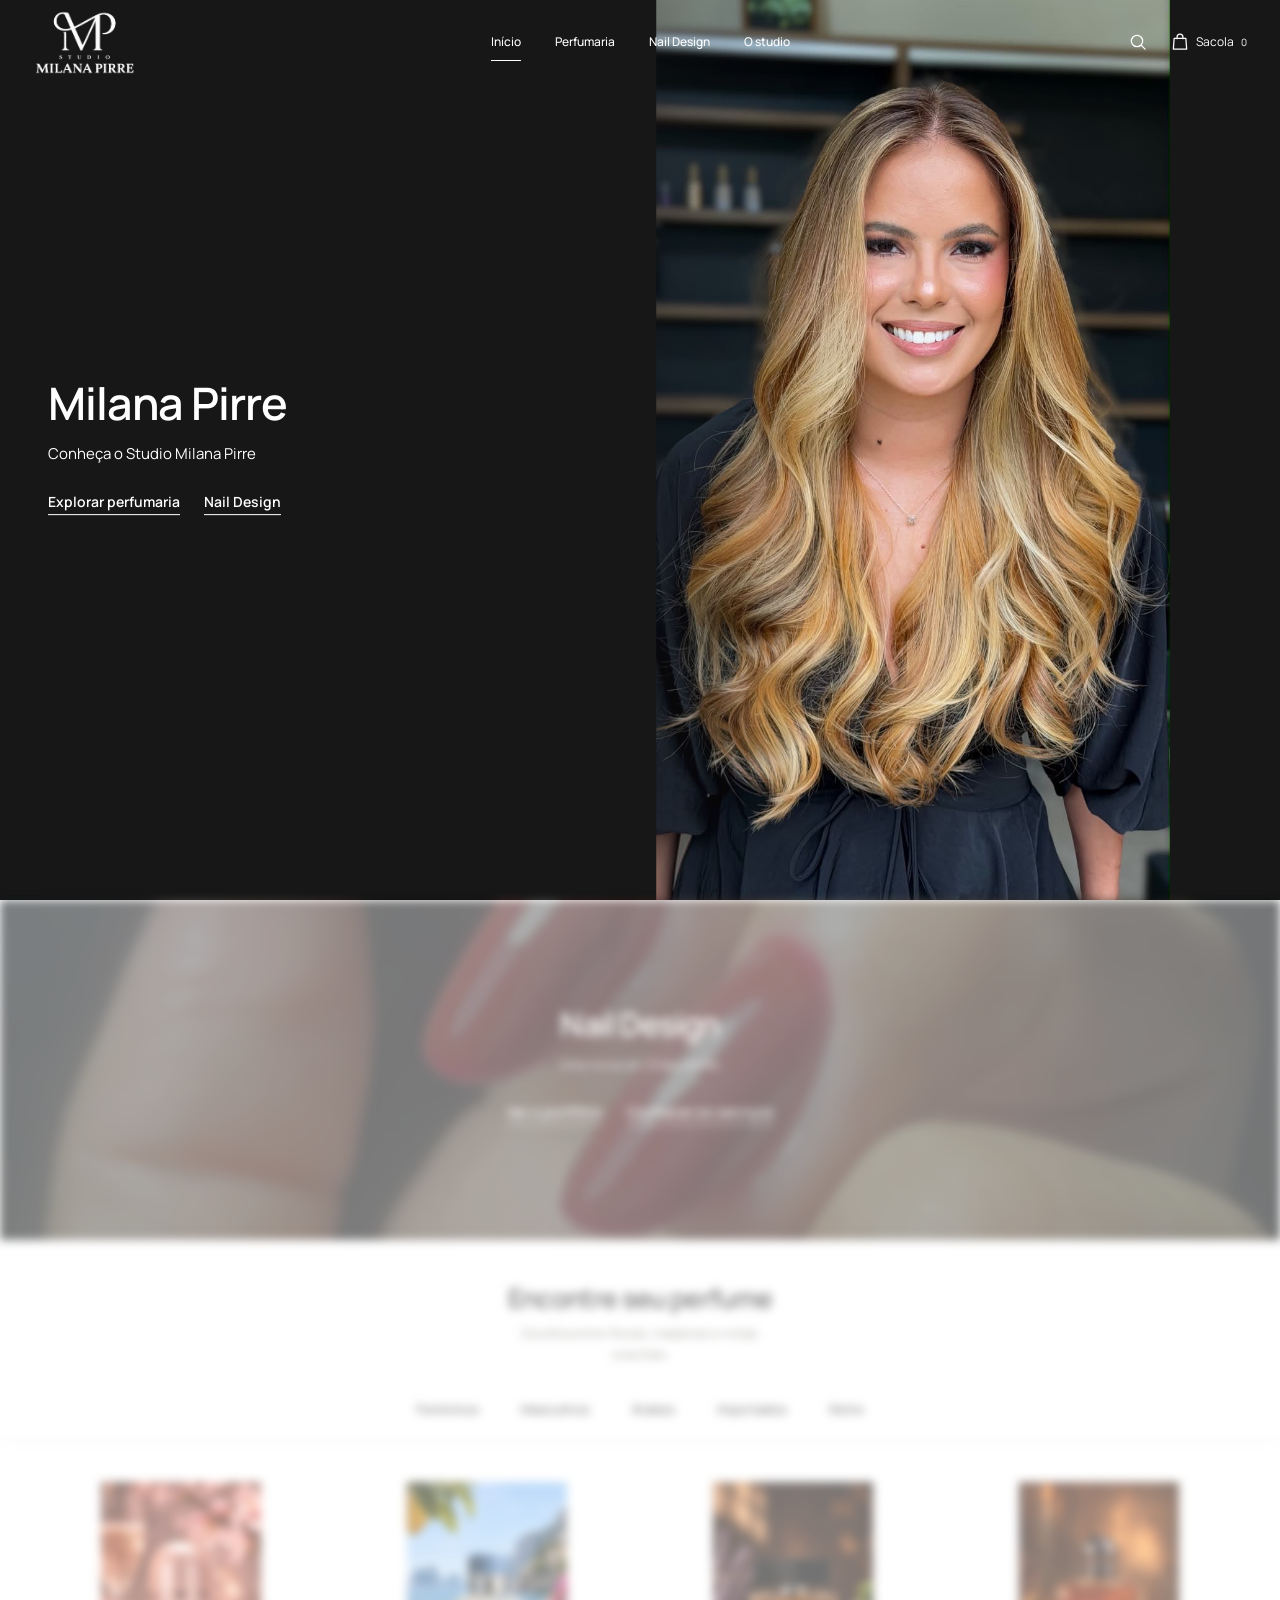
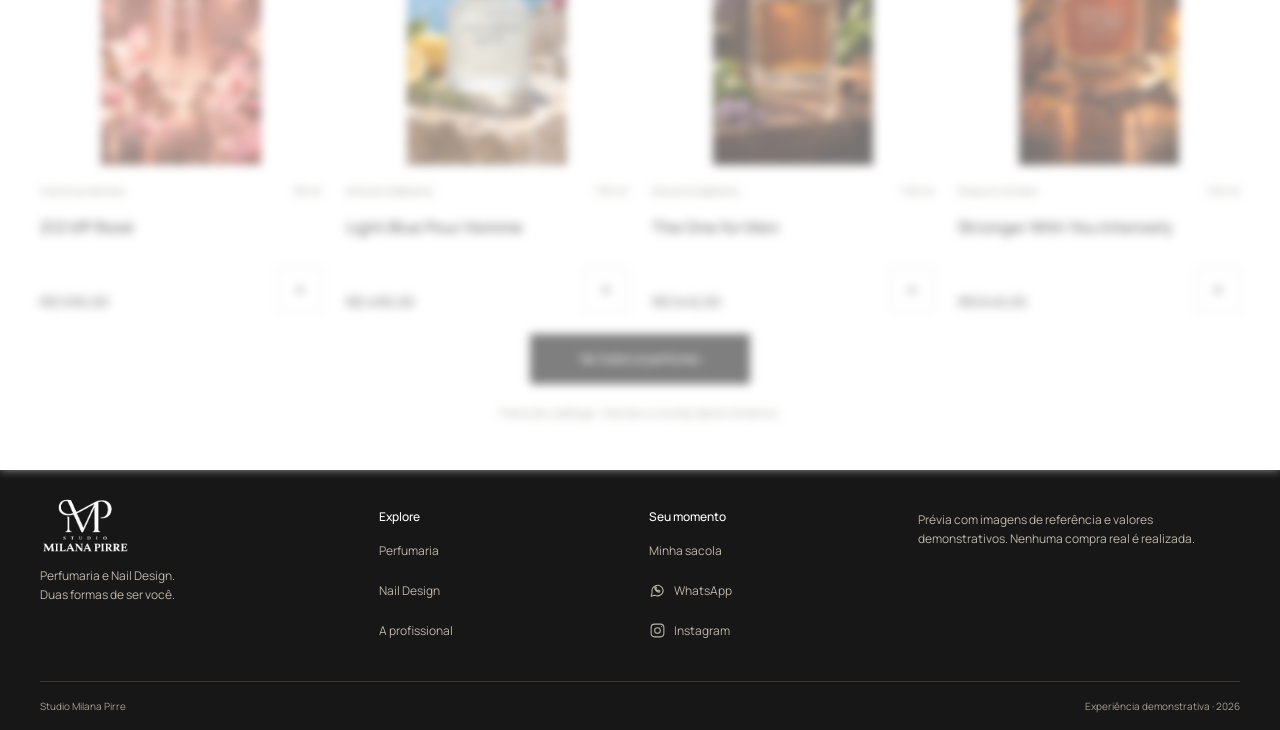
<file: index.html>
<!doctype html>
<html lang="pt-BR">
<head>
<meta charset="utf-8"><meta name="viewport" content="width=device-width,initial-scale=1"><meta name="theme-color" content="#171717"><meta name="description" content="Studio Milana Pirre. Explore a perfumaria e conheça os serviços e o portfólio de Nail Design.">
<title>Studio Milana Pirre — Perfumaria & Nail Design</title>
<link rel="icon" href="assets/images/logo.png" type="image/png"><link rel="stylesheet" href="assets/css/styles.css?v=20261125c1"><link rel="stylesheet" href="assets/css/editorial.css?v=20261125c2">
<link rel="preload" as="image" href="assets/images/milana.jpg" imagesrcset="assets/images/milana-mobile.jpeg 828w, assets/images/milana.jpg 2160w" imagesizes="(min-width:900px) 56vh, 100vw">
<script defer src="assets/js/config.js"></script><script defer src="assets/js/data.js?v=20261125c1"></script><script defer src="assets/js/app.js?v=20261125c1"></script><script defer src="assets/js/home.js?v=20261125c1"></script>
</head>
<body data-page="inicio"><div id="site-header"></div>
<main id="main">
 <section class="campaign-hero" aria-labelledby="hero-title">
  <div class="campaign-photo" id="hero-slides" aria-hidden="true">
   <div class="hero-slide is-active"><img src="assets/images/milana.jpg" srcset="assets/images/milana-mobile.jpeg 828w, assets/images/milana.jpg 2160w" sizes="(min-width:900px) 56vh, 100vw" width="2160" height="3840" alt="" fetchpriority="high"></div>
  </div>
  <div class="campaign-copy"><h1 id="hero-title">Milana Pirre</h1><p>Conheça o Studio Milana Pirre</p><div class="campaign-actions"><a class="campaign-link" href="perfumaria.html">Explorar perfumaria</a><a class="campaign-link" href="nail-design.html">Nail Design</a></div></div>
 </section>
 <div class="home-discovery">
 <section class="nail-campaign" aria-labelledby="nail-title">
  <div class="nail-campaign-inner container">
  <div class="nail-campaign-copy"><div class="nail-campaign-heading"><h2 id="nail-title">Nail Design</h2><p>Uma nova cor. O seu estilo.</p></div><div class="campaign-actions"><a class="campaign-link" href="nail-design.html#portfolio">Ver o portfólio</a><a class="campaign-link" href="nail-design.html#servicos">Conhecer os serviços</a></div></div>
  <div class="nail-campaign-photo" aria-hidden="true"><img src="assets/images/servico1.jpeg" width="1175" height="1200" alt="" loading="lazy"></div>
  </div>
 </section>
 <section class="perfume-discovery" aria-labelledby="selection-title">
  <div class="section-heading perfume-discovery-heading container"><h2 id="selection-title">Encontre seu perfume</h2><p>Escolha entre florais, madeiras e notas orientais.</p></div>
  <div class="category-strip"><nav class="category-links" aria-label="Categorias de perfumes"><a href="perfumaria.html?categoria=Femininos">Femininos</a><a href="perfumaria.html?categoria=Masculinos">Masculinos</a><a href="perfumaria.html?categoria=Árabes">Árabes</a><a href="perfumaria.html?categoria=Importados">Importados</a><a href="perfumaria.html?categoria=Nicho">Nicho</a></nav></div>
 <div class="section container selection-section">
  <div class="perfume-shelf" id="featured-products" role="region" aria-label="Seleção de perfumes; deslize para explorar" tabindex="0"></div>
  <div class="shelf-bottom"><a class="btn" href="perfumaria.html">Ver todos os perfumes</a><p class="demo-note">Prévia do catálogo. Valores e volumes demonstrativos.</p></div>
 </div>
 </section>
 </div>
</main><div id="site-footer"></div><noscript><p class="noscript-note">Ative o JavaScript para explorar a coleção, usar a sacola e visualizar o portfólio.</p></noscript></body></html>
</file>
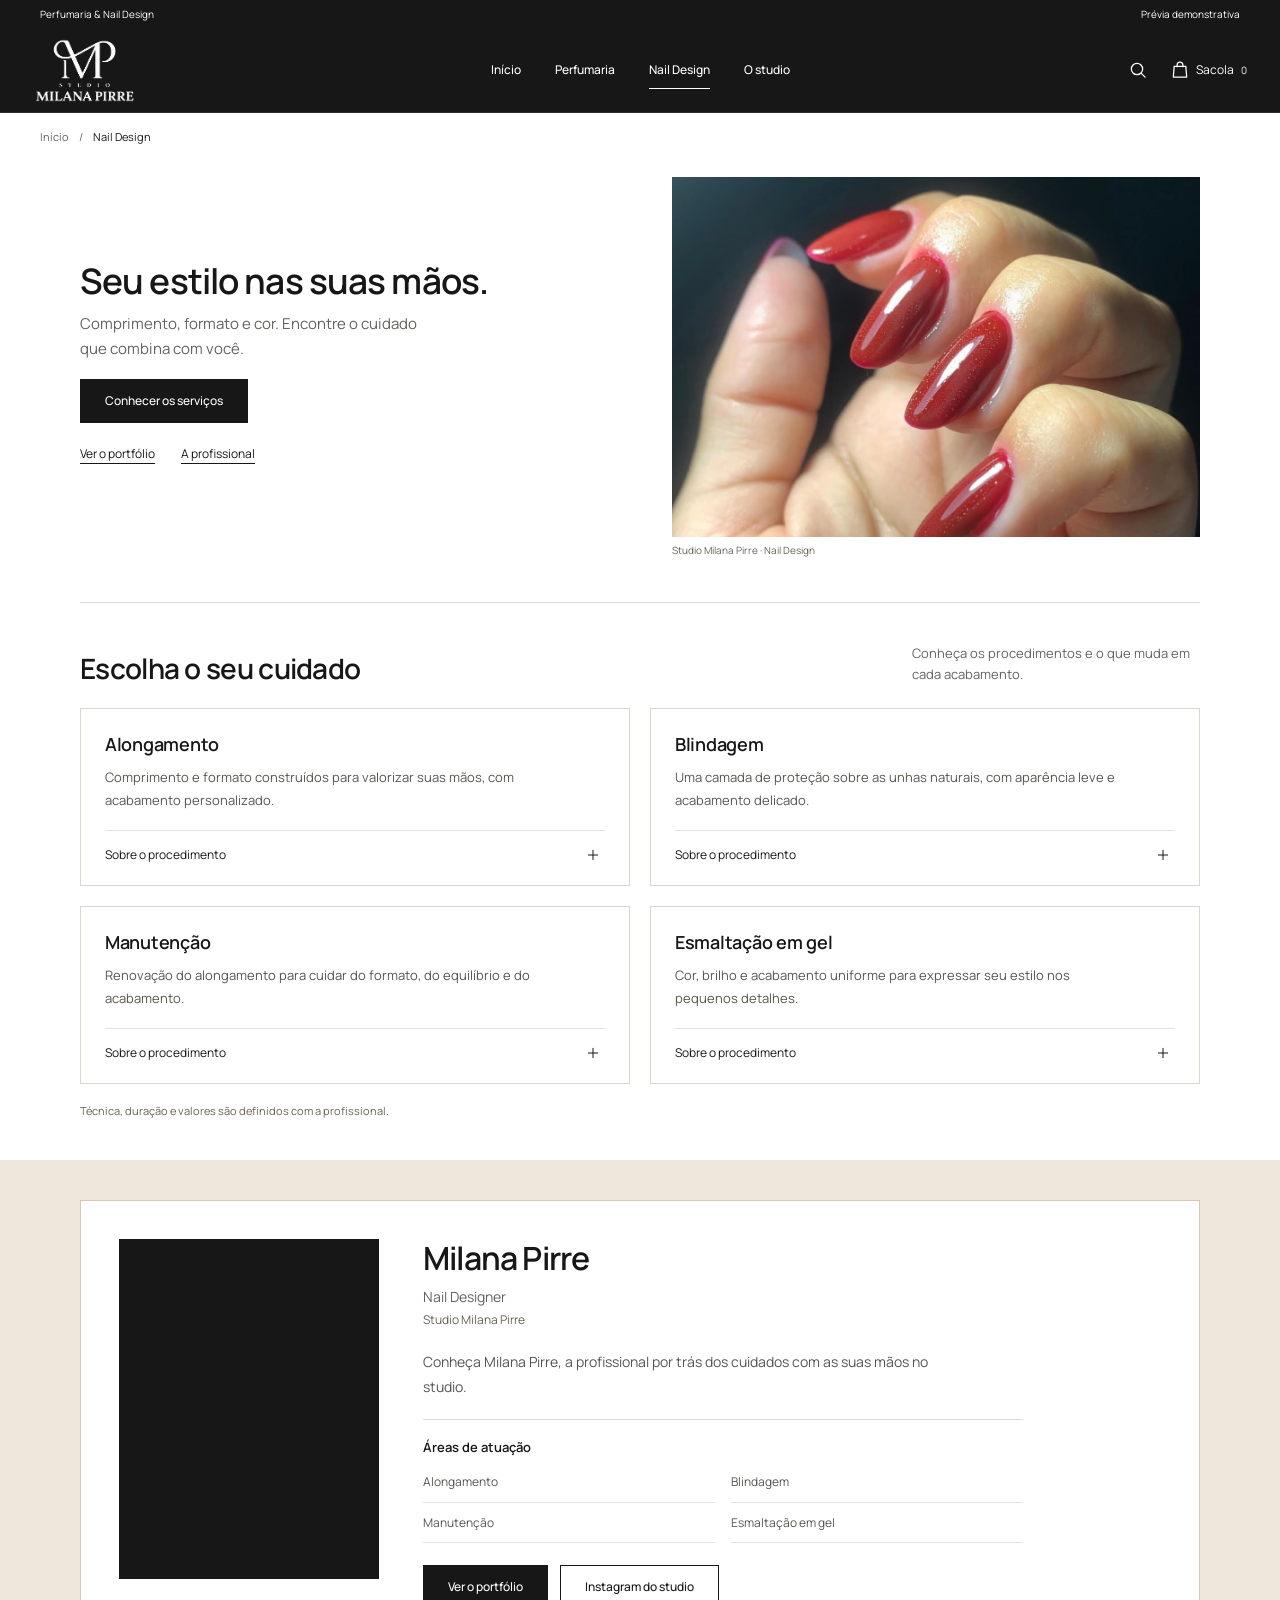
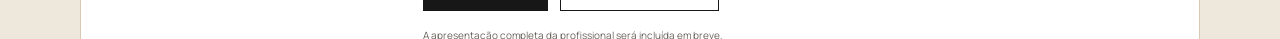
<file: agendamento.html>
<!doctype html><html lang="pt-BR"><head><meta charset="utf-8"><meta name="viewport" content="width=device-width,initial-scale=1"><meta http-equiv="refresh" content="0;url=nail-design.html#portfolio"><title>Portfólio — Studio Milana Pirre</title><link rel="canonical" href="nail-design.html"></head><body><p><a href="nail-design.html#portfolio">Conheça o portfólio de Nail Design.</a></p></body></html>
</file>
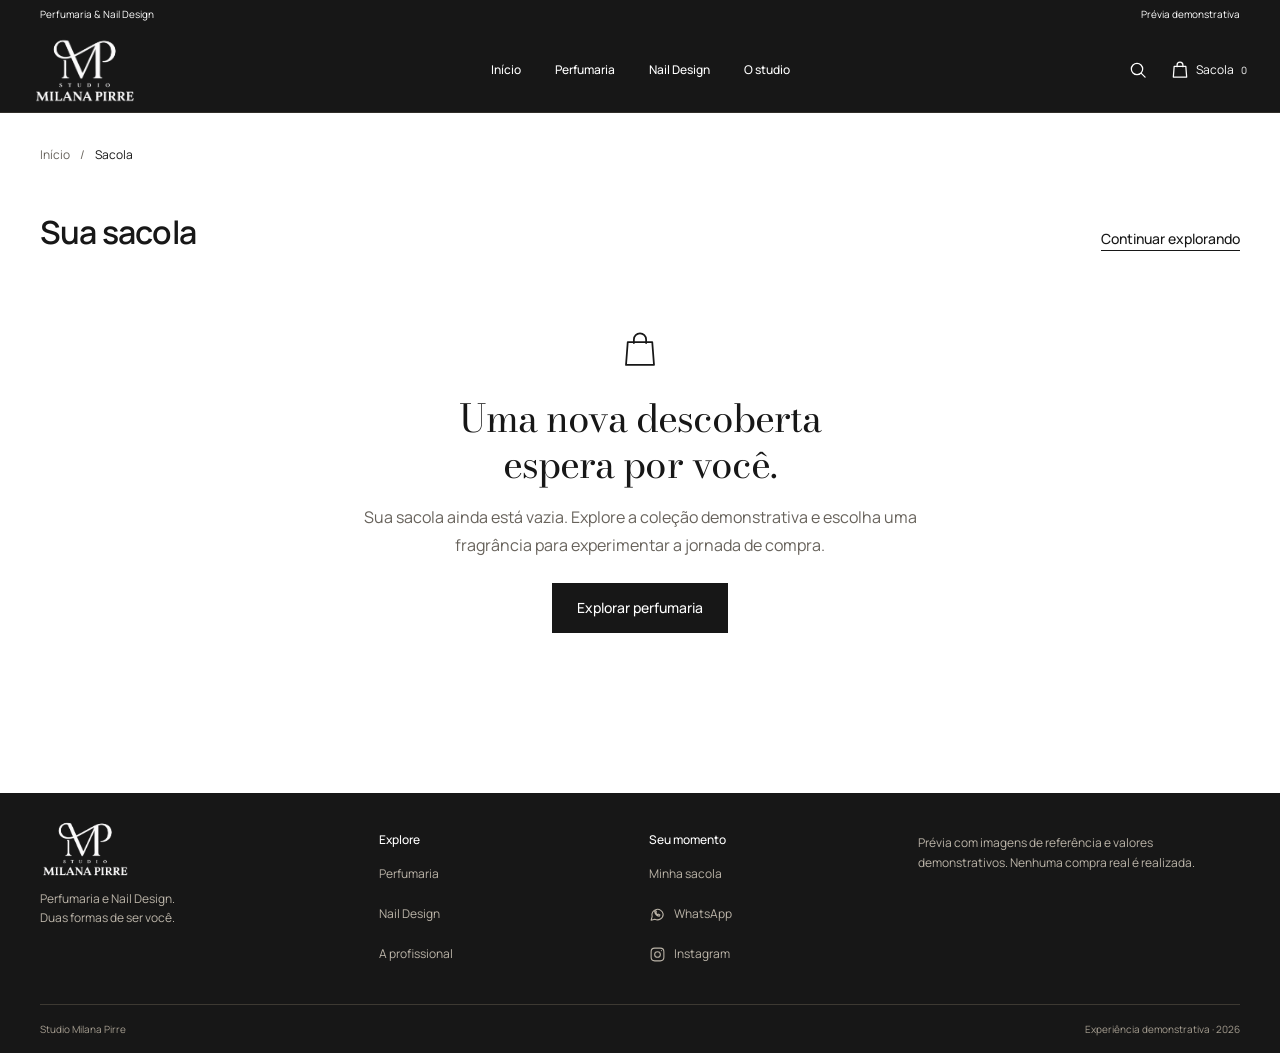
<file: carrinho.html>
<!doctype html>
<html lang="pt-BR">
<head>
  <meta charset="utf-8"><meta name="viewport" content="width=device-width, initial-scale=1"><meta name="theme-color" content="#FAF9F6">
  <meta name="description" content="Revise a seleção de perfumes na sua sacola demonstrativa do Studio Milana Pirre."><title>Sua sacola — Studio Milana Pirre</title>
  <link rel="icon" href="assets/favicon.svg" type="image/svg+xml"><link rel="stylesheet" href="assets/css/styles.css?v=20261125c1"><link rel="stylesheet" href="assets/css/commerce.css?v=20261125c1">
  <script defer src="assets/js/config.js"></script><script defer src="assets/js/data.js?v=20261125c1"></script><script defer src="assets/js/app.js?v=20261125c1"></script><script defer src="assets/js/commerce.js?v=20261125c1"></script>
</head>
<body data-page="carrinho">
  <div id="site-header"></div>
  <main id="main" class="container commerce-main"><nav class="breadcrumb" aria-label="Caminho da página"><a href="index.html">Início</a><span aria-hidden="true">/</span><span aria-current="page">Sacola</span></nav><div class="commerce-page-heading"><h1>Sua sacola</h1><a class="text-link" href="perfumaria.html">Continuar explorando</a></div><div id="cart-content"></div><noscript><p>Ative o JavaScript para revisar e editar sua sacola.</p></noscript></main>
  <div id="site-footer"></div>
</body>
</html>
</file>
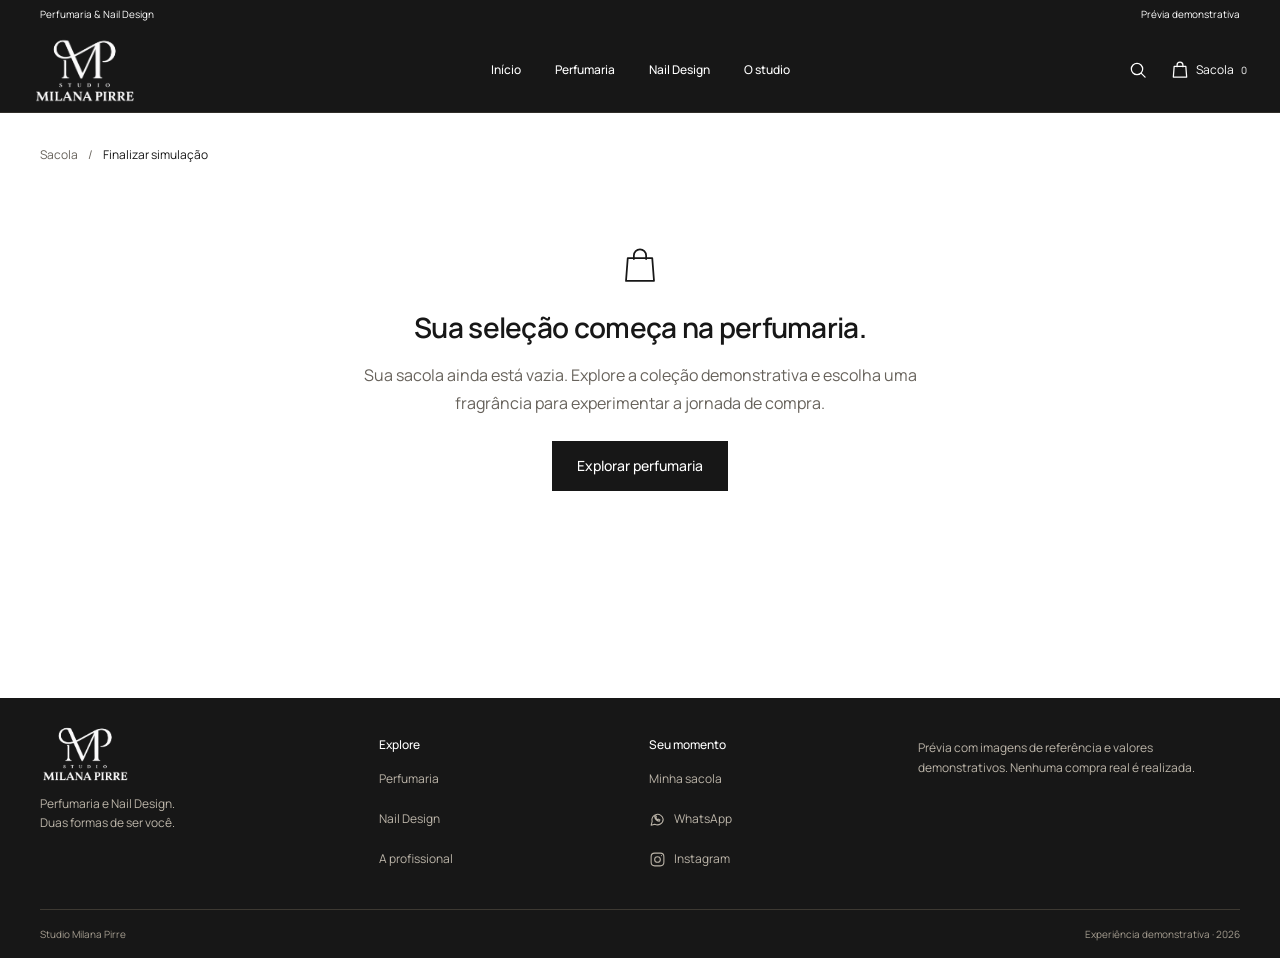
<file: checkout.html>
<!doctype html>
<html lang="pt-BR">
<head>
  <meta charset="utf-8"><meta name="viewport" content="width=device-width, initial-scale=1"><meta name="theme-color" content="#FAF9F6">
  <meta name="description" content="Experimente o checkout demonstrativo do Studio Milana Pirre, sem pagamento ou pedido real."><title>Finalizar simulação — Studio Milana Pirre</title>
  <link rel="icon" href="assets/favicon.svg" type="image/svg+xml"><link rel="stylesheet" href="assets/css/styles.css?v=20261125c1"><link rel="stylesheet" href="assets/css/commerce.css?v=20261125c1">
  <script defer src="assets/js/config.js"></script><script defer src="assets/js/data.js?v=20261125c1"></script><script defer src="assets/js/app.js?v=20261125c1"></script><script defer src="assets/js/commerce.js?v=20261125c1"></script>
</head>
<body data-page="checkout">
  <div id="site-header"></div>
  <main id="main" class="container commerce-main"><nav class="breadcrumb" aria-label="Caminho da página"><a href="carrinho.html">Sacola</a><span aria-hidden="true">/</span><span aria-current="page">Finalizar simulação</span></nav><div id="checkout-content"></div><noscript><p>Ative o JavaScript para experimentar o checkout demonstrativo.</p></noscript></main>
  <div id="site-footer"></div>
</body>
</html>
</file>
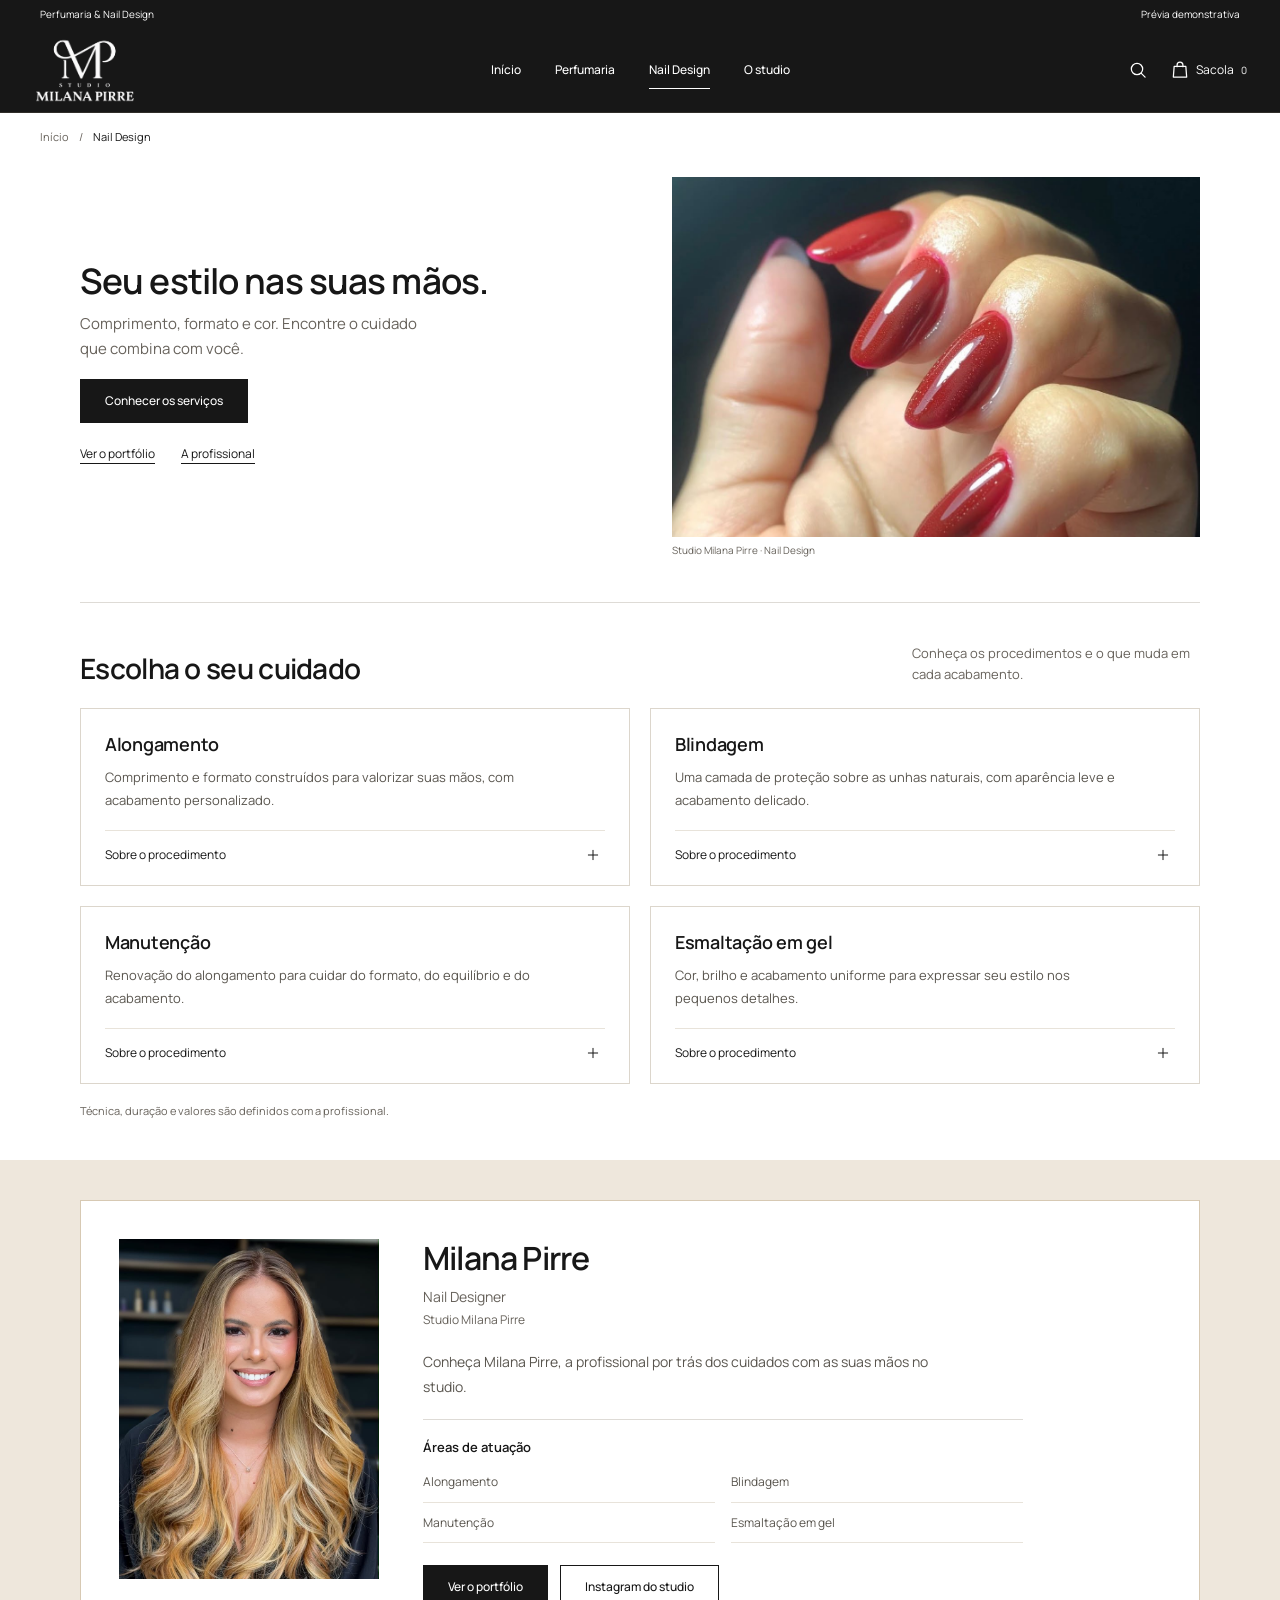
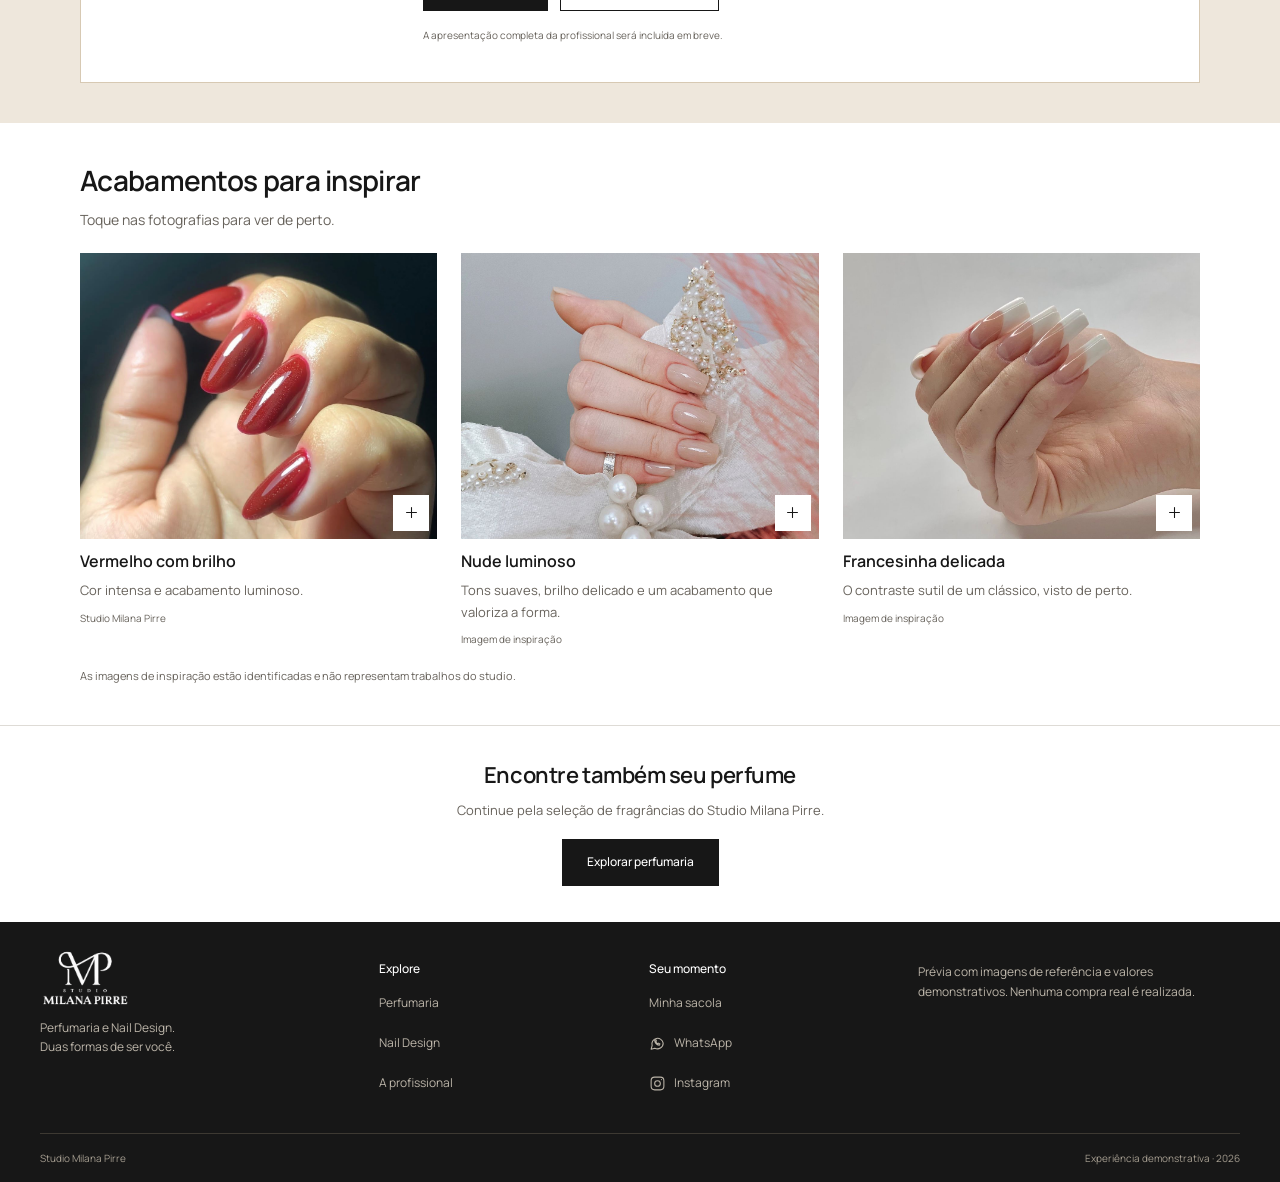
<file: nail-design.html>
<!doctype html>
<html lang="pt-BR">
<head>
  <meta charset="utf-8"><meta name="viewport" content="width=device-width,initial-scale=1">
  <meta name="theme-color" content="#171717"><meta name="description" content="Conheça os serviços, o perfil profissional e as referências de Nail Design do Studio Milana Pirre.">
  <title>Nail Design — Studio Milana Pirre</title>
  <link rel="icon" href="assets/images/logo.png"><link rel="stylesheet" href="assets/css/styles.css?v=20261125c1"><link rel="stylesheet" href="assets/css/nail-design.css?v=20261125c1">
  <script defer src="assets/js/config.js"></script><script defer src="assets/js/data.js?v=20261125c1"></script><script defer src="assets/js/app.js?v=20261125c1"></script><script defer src="assets/js/nail-design.js?v=20261125c1"></script>
</head>
<body data-page="nail-design">
<div id="site-header"></div>
<main id="main">
  <div class="container"><nav class="breadcrumb" aria-label="Caminho da página"><a href="index.html">Início</a><span aria-hidden="true">/</span><span aria-current="page">Nail Design</span></nav></div>
  <section class="nail-hero container" aria-labelledby="nail-title">
    <div class="nail-hero-copy"><h1 id="nail-title">Seu estilo nas suas mãos.</h1><p>Comprimento, formato e cor. Encontre o cuidado que combina com você.</p><a class="btn" href="#servicos">Conhecer os serviços</a><nav class="nail-section-nav" aria-label="Nesta página"><a href="#portfolio">Ver o portfólio</a><a href="#perfil">A profissional</a></nav></div>
    <figure class="nail-hero-picture"><img src="assets/images/servico1.jpeg" alt="Unhas vermelhas com acabamento brilhante" width="1175" height="1200" fetchpriority="high"><figcaption>Studio Milana Pirre · Nail Design</figcaption></figure>
  </section>
  <section class="section container nail-services" id="servicos" aria-labelledby="services-title">
    <div class="nail-section-intro"><h2 id="services-title">Escolha o seu cuidado</h2><p>Conheça os procedimentos e o que muda em cada acabamento.</p></div>
    <div id="nail-services-list"></div>
    <p class="service-consultation-note">Técnica, duração e valores são definidos com a profissional.</p>
  </section>
  <section class="nail-profile-section" id="perfil" aria-labelledby="profile-title">
    <article class="container professional-card">
      <div class="professional-portrait"><div class="profile-picture" id="profile-picture"><span class="brand-logo"><img src="assets/images/logo.png" alt="Studio Milana Pirre" width="1122" height="1402"></span></div><p class="profile-image-note" id="profile-image-note">Espaço para o retrato oficial.</p></div>
      <div class="profile-identity"><h2 id="profile-title">A profissional</h2><p class="profile-role">Nail Designer</p><p class="profile-studio">Studio Milana Pirre</p></div>
      <div class="profile-body">
        <p id="profile-bio">Conheça Milana Pirre, a profissional por trás dos cuidados com as suas mãos no studio.</p>
        <div class="profile-expertise"><h3>Áreas de atuação</h3><ul class="profile-specialties"><li>Alongamento</li><li>Blindagem</li><li>Manutenção</li><li>Esmaltação em gel</li></ul></div>
        <div class="profile-actions"><a class="btn" href="#portfolio">Ver o portfólio</a><button class="btn btn-outline" data-contact="instagram" type="button">Instagram do studio</button></div>
        <p class="profile-preview-note" id="profile-preview-note">A apresentação completa da profissional será incluída em breve.</p>
      </div>
    </article>
  </section>
  <section class="section container nail-portfolio" id="portfolio" aria-labelledby="portfolio-title">
    <div class="section-heading"><div><h2 id="portfolio-title">Acabamentos para inspirar</h2><p>Toque nas fotografias para ver de perto.</p></div></div>
    <div class="portfolio-grid" id="portfolio-grid"></div><p class="demo-note">As imagens de inspiração estão identificadas e não representam trabalhos do studio.</p>
  </section>
  <section class="nail-contact"><div class="container nail-contact-inner"><div><h2>Encontre também seu perfume</h2><p>Continue pela seleção de fragrâncias do Studio Milana Pirre.</p></div><a class="btn" href="perfumaria.html">Explorar perfumaria</a></div></section>
</main>
<div id="site-footer"></div>
<dialog class="portfolio-dialog" id="portfolio-dialog" aria-labelledby="portfolio-photo-title"><div class="dialog-top"><h2 id="portfolio-photo-title"></h2><button type="button" class="icon-button" data-close-dialog aria-label="Fechar fotografia"></button></div><img id="portfolio-full-photo" alt=""><p id="portfolio-photo-description"></p><p class="demo-note" id="portfolio-photo-note"></p></dialog>
<noscript><p class="noscript-note">Ative o JavaScript para explorar as fotografias e a lista completa de serviços.</p></noscript>
</body>
</html>
</file>
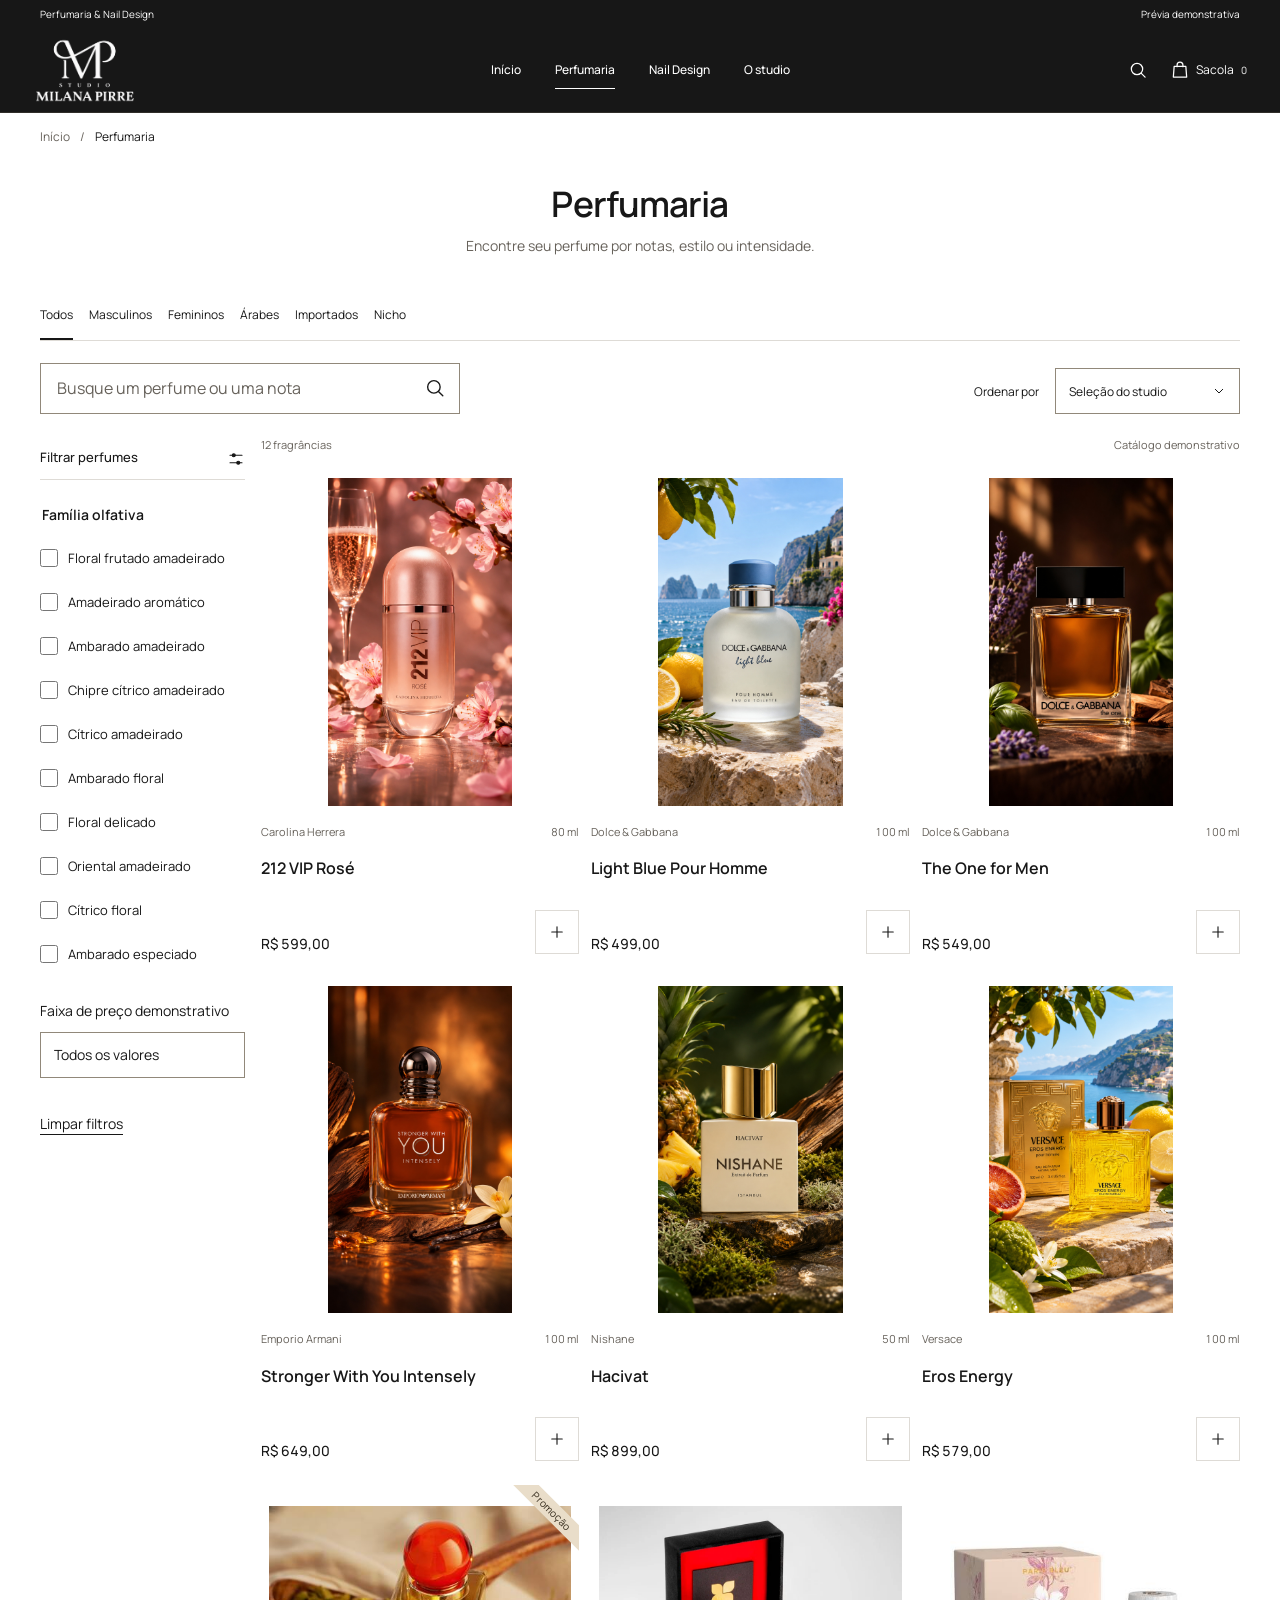
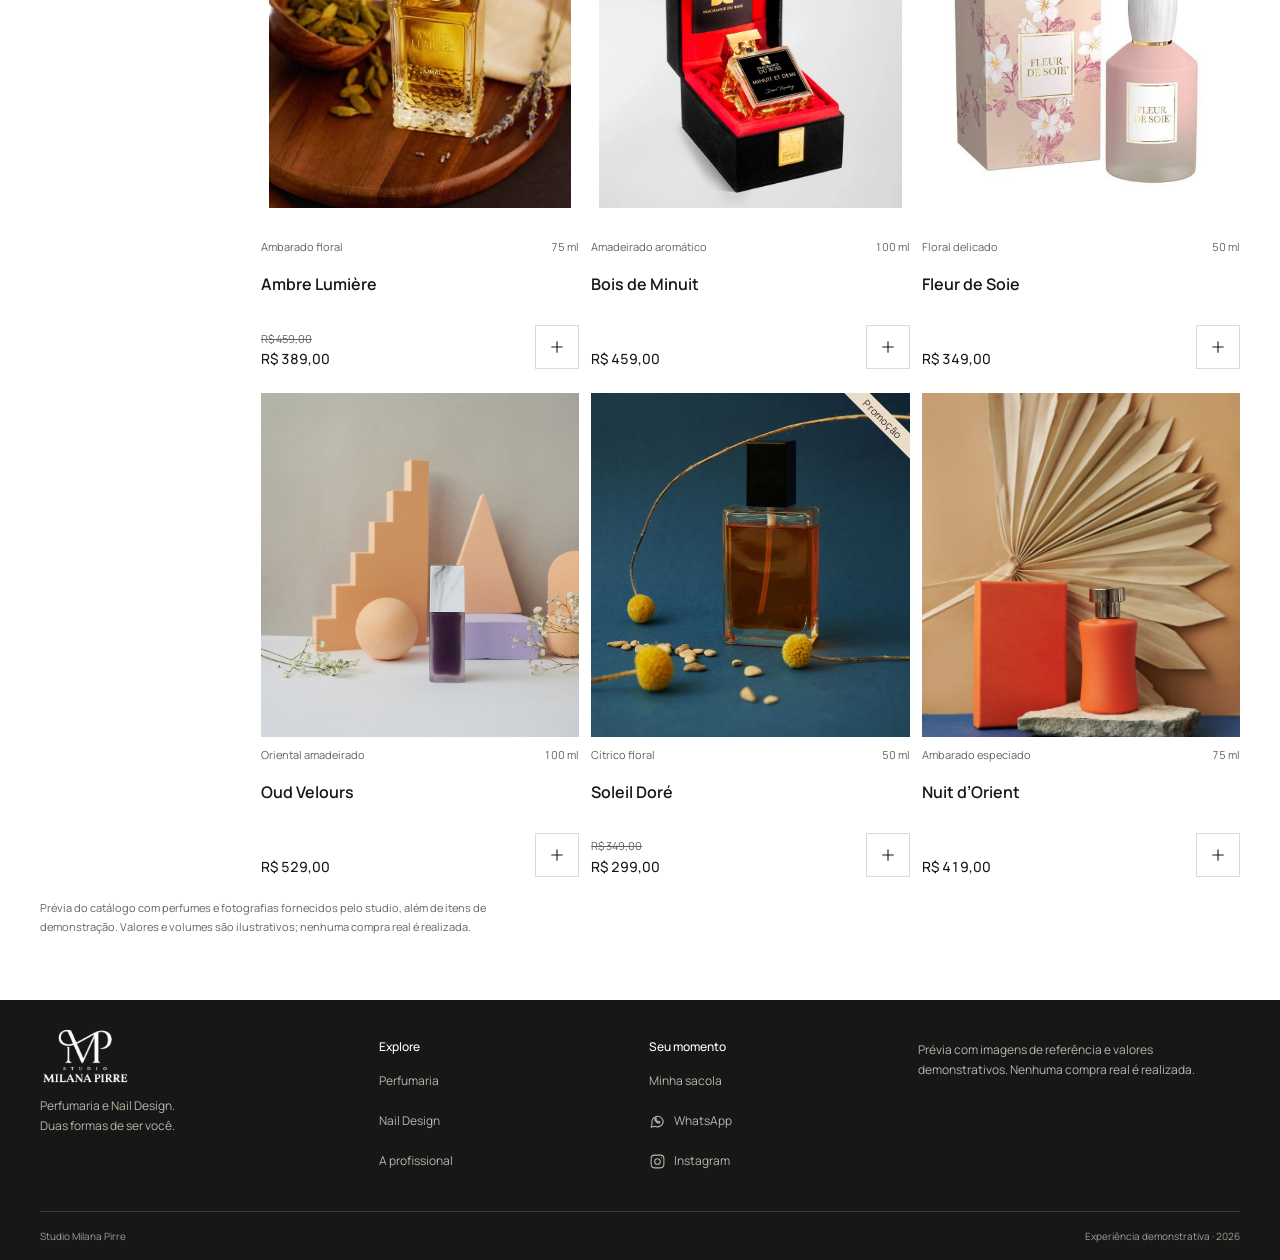
<file: perfumaria.html>
<!doctype html>
<html lang="pt-BR">
<head>
  <meta charset="utf-8"><meta name="viewport" content="width=device-width, initial-scale=1">
  <meta name="description" content="Explore a seleção demonstrativa de fragrâncias do Studio Milana Pirre. Encontre seu perfume por categoria, notas e intensidade.">
  <meta name="theme-color" content="#FAF9F6"><title>Perfumaria — Studio Milana Pirre</title>
  <link rel="icon" href="assets/favicon.svg" type="image/svg+xml">
  <link rel="stylesheet" href="assets/css/styles.css?v=20261125c1"><link rel="stylesheet" href="assets/css/commerce.css?v=20261125c1">
  <script defer src="assets/js/config.js"></script><script defer src="assets/js/data.js?v=20261125c1"></script><script defer src="assets/js/app.js?v=20261125c1"></script><script defer src="assets/js/commerce.js?v=20261125c1"></script>
</head>
<body data-page="perfumaria">
  <div id="site-header"></div>
  <main id="main">
    <div class="container"><nav class="breadcrumb" aria-label="Caminho da página"><a href="index.html">Início</a><span aria-hidden="true">/</span><span aria-current="page">Perfumaria</span></nav></div>
    <section class="catalog-intro container" aria-labelledby="catalog-title">
      <div><h1 id="catalog-title">Perfumaria</h1><p>Encontre seu perfume por notas, estilo ou intensidade.</p></div>
    </section>
    <section class="container catalog-section" aria-label="Catálogo de perfumes">
      <div class="category-tabs" id="category-tabs" role="group" aria-label="Categorias de perfumes"></div>
      <div class="catalog-toolbar">
        <form id="catalog-search" class="catalog-search" role="search"><label class="visually-hidden" for="product-search">Buscar perfumes por nome ou notas</label><input id="product-search" name="q" type="search" placeholder="Busque um perfume ou uma nota" autocomplete="off"><button type="submit" class="icon-button" aria-label="Buscar perfumes" id="catalog-search-button"></button></form>
        <div class="catalog-sort"><label for="product-sort">Ordenar por</label><select id="product-sort"><option value="featured">Seleção do studio</option><option value="price-asc">Menor preço</option><option value="price-desc">Maior preço</option><option value="name">Nome: A a Z</option></select></div>
      </div>
      <div class="catalog-body">
        <details class="catalog-filters" id="catalog-filters" open><summary><span>Filtrar perfumes</span><span id="filter-symbol" aria-hidden="true"></span></summary><div class="filter-content">
          <fieldset><legend>Família olfativa</legend><div id="family-filters"></div></fieldset>
          <div class="field"><label for="price-filter">Faixa de preço demonstrativo</label><select id="price-filter"><option value="all">Todos os valores</option><option value="350">Até R$ 350</option><option value="450">Até R$ 450</option><option value="550">Até R$ 550</option></select></div>
          <button type="button" class="text-link filter-reset" id="reset-filters">Limpar filtros</button>
        </div></details>
        <div class="catalog-results"><div class="results-meta"><p id="results-count" role="status" aria-live="polite"></p><span>Catálogo demonstrativo</span></div><div class="product-grid" id="catalog-grid"></div><div class="catalog-empty empty-state" id="catalog-empty" hidden><h2>Nenhuma fragrância por aqui.</h2><p>Experimente outra busca ou remova os filtros para explorar toda a seleção.</p><button class="btn btn-outline" type="button" id="reset-empty">Ver todos os perfumes</button></div></div>
      </div>
      <p class="demo-note catalog-disclaimer">Prévia do catálogo com perfumes e fotografias fornecidos pelo studio, além de itens de demonstração. Valores e volumes são ilustrativos; nenhuma compra real é realizada.</p>
    </section>
    <noscript><p class="container">Ative o JavaScript para usar busca, filtros e a sacola nesta demonstração.</p></noscript>
  </main>
  <div id="site-footer"></div>
</body>
</html>
</file>
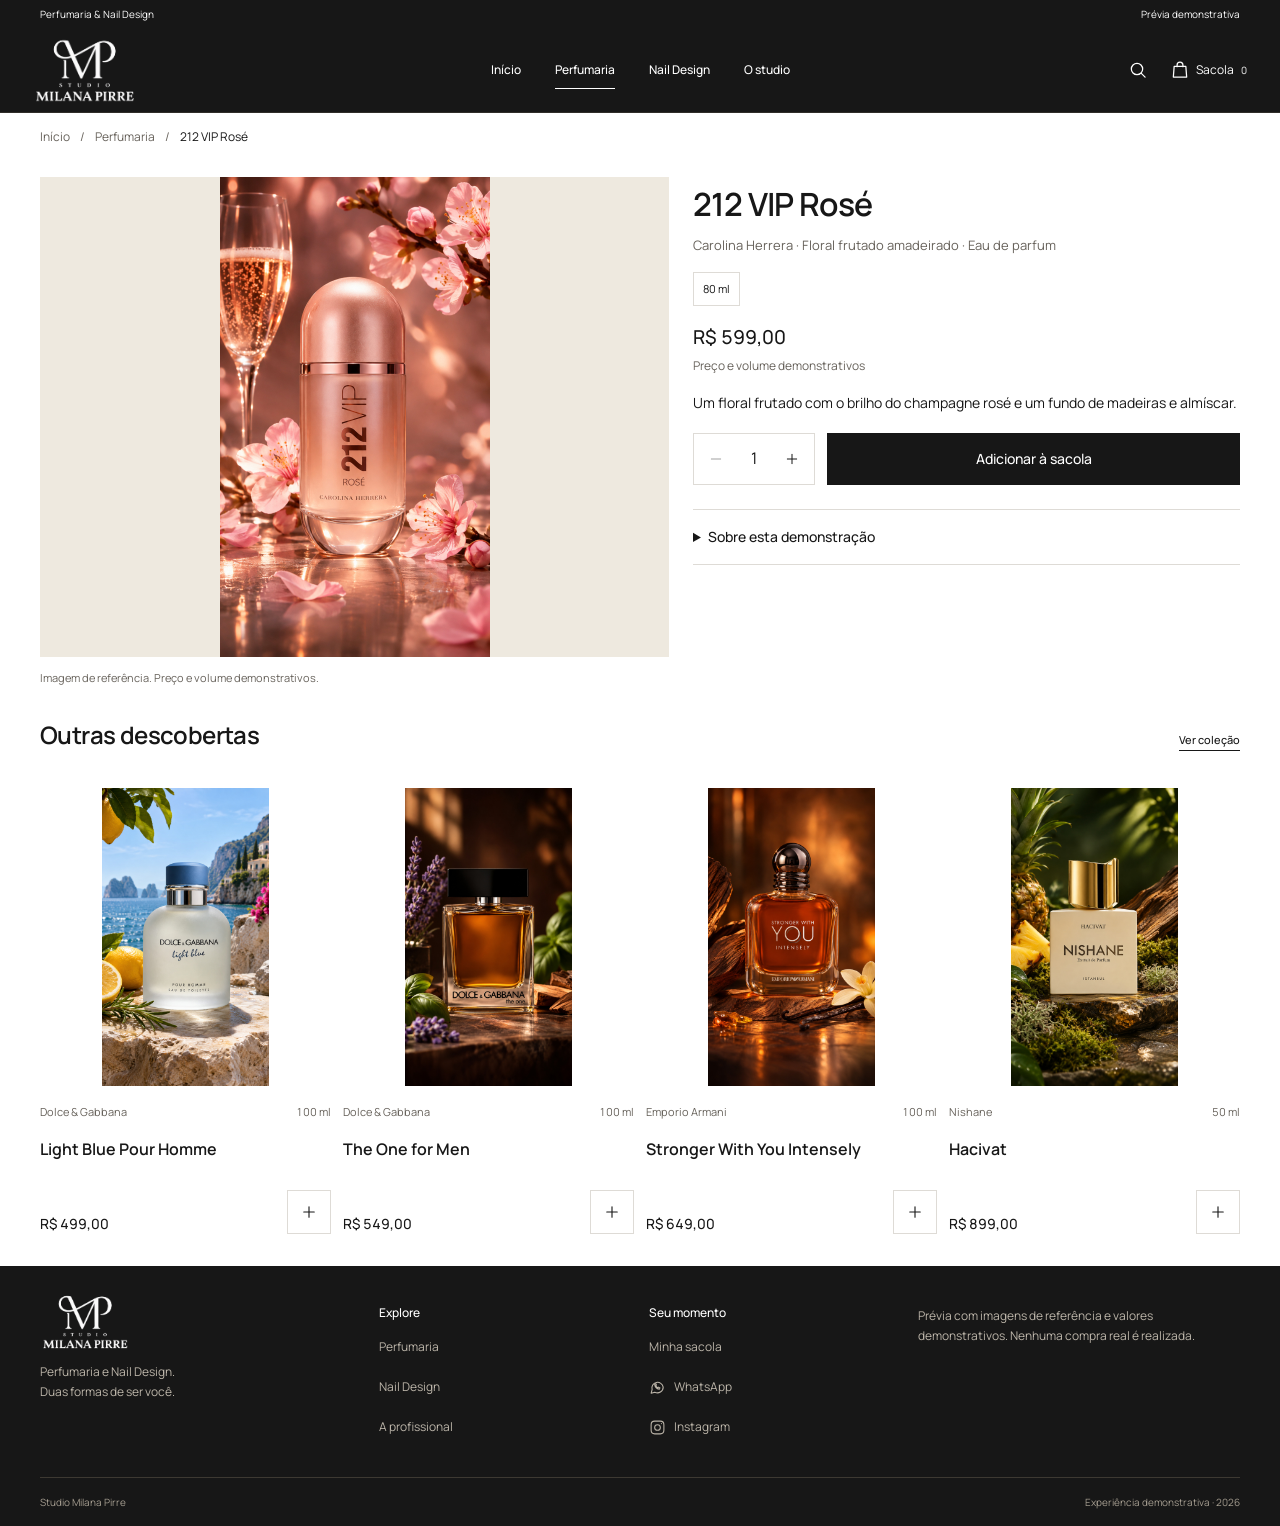
<file: produto.html>
<!doctype html>
<html lang="pt-BR">
<head>
  <meta charset="utf-8"><meta name="viewport" content="width=device-width, initial-scale=1"><meta name="theme-color" content="#FAF9F6">
  <meta name="description" content="Conheça as notas e os detalhes de uma fragrância demonstrativa do Studio Milana Pirre."><title>Perfume — Studio Milana Pirre</title>
  <link rel="icon" href="assets/favicon.svg" type="image/svg+xml"><link rel="stylesheet" href="assets/css/styles.css?v=20261125c1"><link rel="stylesheet" href="assets/css/commerce.css?v=20261125c1">
  <script defer src="assets/js/config.js"></script><script defer src="assets/js/data.js?v=20261125c1"></script><script defer src="assets/js/app.js?v=20261125c1"></script><script defer src="assets/js/commerce.js?v=20261125c1"></script>
</head>
<body data-page="produto">
  <div id="site-header"></div>
  <main id="main"><div class="container"><nav class="breadcrumb" aria-label="Caminho da página"><a href="index.html">Início</a><span aria-hidden="true">/</span><a href="perfumaria.html">Perfumaria</a><span aria-hidden="true">/</span><span id="product-breadcrumb" aria-current="page">Perfume</span></nav></div><div id="product-content"></div><noscript><p class="container">Ative o JavaScript para conhecer o produto e utilizar a sacola.</p></noscript></main>
  <div id="site-footer"></div>
</body>
</html>
</file>
<file: assets/css/styles.css>
﻿@font-face{font-family:'Bodoni Moda';src:url('../fonts/bodoni-moda-latin.woff2') format('woff2');font-weight:400 500;font-style:normal;font-display:swap}
@font-face{font-family:'Manrope';src:url('../fonts/manrope-latin.woff2') format('woff2');font-weight:400 700;font-style:normal;font-display:swap}
:root{--ink:#171717;--gold:#B79A64;--champagne:#E9DDC9;--paper:#FAF9F6;--white:#FFFFFF;--muted:#67625b;--line:#dcd6cc;--font-display:'Bodoni Moda',Georgia,serif;--font-body:'Manrope',Arial,sans-serif;--space-page:22px;--content-width:1280px}
*,*::before,*::after{box-sizing:border-box}html{scroll-behavior:smooth;scroll-padding-top:24px;scrollbar-color:var(--gold) var(--paper)}body{margin:0;background:var(--paper);color:var(--ink);font:400 1rem/1.6 var(--font-body);-webkit-font-smoothing:antialiased;padding-bottom:68px}::selection{background:var(--champagne);color:var(--ink)}img{display:block;max-width:100%;height:auto}svg{flex-shrink:0}a{color:inherit;text-decoration:none;text-underline-offset:5px}button,input,select,textarea{font:inherit;color:inherit}button{cursor:pointer}button,a,input,select,textarea,summary{-webkit-tap-highlight-color:transparent}button:disabled{cursor:not-allowed}input,textarea{caret-color:var(--ink)}input::placeholder,textarea::placeholder{color:var(--muted);opacity:1}input[type=checkbox],input[type=radio]{accent-color:var(--ink)}select{appearance:none;background-image:url("data:image/svg+xml,%3Csvg xmlns='http://www.w3.org/2000/svg' width='16' height='16' viewBox='0 0 24 24' fill='none' stroke='%23171717' stroke-width='1.5'%3E%3Cpath d='m6 9 6 6 6-6'/%3E%3C/svg%3E");background-repeat:no-repeat;background-position:right 12px center}button:focus-visible,a:focus-visible,summary:focus-visible,[tabindex]:focus-visible,input:focus-visible,select:focus-visible,textarea:focus-visible{outline:2px solid #8a6a35;outline-offset:4px}h1,h2,h3,h4,p,figure{margin:0}h1,h2,h3,h4{font-family:var(--font-display);font-weight:400;line-height:1.14;text-wrap:balance}h1{font-size:clamp(2.5rem,5vw,4.5rem);letter-spacing:-.03em}h2{font-size:clamp(2rem,4vw,3.25rem);letter-spacing:-.025em}h3{font-size:1.5rem}p{max-width:75ch}[hidden]{display:none!important}.container{width:calc(100% - var(--space-page)*2);max-width:var(--content-width);margin-inline:auto}.section{padding-block:56px}.muted{color:var(--muted)}.demo-note{font-size:.75rem;line-height:1.7;color:var(--muted)}.icon{width:22px;height:22px;vertical-align:middle}.btn{display:inline-flex;min-height:50px;padding:14px 24px;align-items:center;justify-content:center;gap:10px;border:1px solid var(--ink);border-radius:0;background:var(--ink);color:var(--white);font:500 .875rem/1.4 var(--font-body);text-align:center;text-decoration:none;transition:background .18s ease,color .18s ease,border-color .18s ease}.btn:hover{background:#39332b;border-color:#39332b}.btn-outline{background:transparent;color:var(--ink)}.btn-outline:hover{background:var(--ink);color:var(--white)}.btn:disabled{opacity:.45}.text-link{border:0;background:none;padding:8px 0;display:inline-block;font:500 .875rem/1.5 var(--font-body);text-decoration:underline;text-underline-offset:6px;text-decoration-thickness:1px}.text-link:hover{color:#826437}.icon-button{min-width:44px;min-height:44px;display:inline-grid;place-items:center;border:0;background:transparent;padding:10px;color:inherit}.icon-button:hover{background:rgba(183,154,100,.12)}.visually-hidden{position:absolute!important;width:1px;height:1px;padding:0;overflow:hidden;clip:rect(0,0,0,0);white-space:nowrap;border:0}.skip-link{position:absolute;top:-80px;left:16px;z-index:100;background:var(--white);color:var(--ink);padding:12px 18px}.skip-link:focus{top:8px}
.announcement{min-height:30px;display:flex;align-items:center;justify-content:center;padding:6px 18px;background:var(--champagne);color:#4d4436;font-size:.6875rem;line-height:1.4;letter-spacing:.02em;text-align:center}.announcement-demo{display:none}.site-header{background:var(--ink);color:var(--white)}.header-main{height:102px;display:grid;grid-template-columns:1fr auto 1fr;align-items:center;gap:4px}.header-left,.header-right{display:flex;align-items:center;gap:8px;min-width:0}.header-right{justify-content:flex-end}.brand{display:block;flex-shrink:0}.brand-logo{display:block;width:135px;height:84px;overflow:hidden;position:relative}.brand-logo img{position:absolute;width:154px;max-width:none;height:auto;left:-10px;top:-55px}.header-search{display:none;align-items:center;gap:12px;border:0;background:none;padding:12px 0;color:inherit;min-height:44px}.header-search span{font-size:.8125rem}.studio-contact{display:none}.cart-link{display:flex;gap:7px;align-items:center;min-height:44px;min-width:44px;justify-content:center}.cart-label{display:none}.cart-link [data-cart-count]{font-size:.6875rem;border:1px solid #777064;min-width:20px;height:20px;border-radius:50%;display:grid;place-items:center;line-height:1}.desktop-nav{display:none}.mobile-bottom-nav{position:fixed;bottom:0;left:0;right:0;z-index:40;height:calc(64px + env(safe-area-inset-bottom));padding:4px 10px calc(4px + env(safe-area-inset-bottom));display:grid;grid-template-columns:repeat(4,1fr);background:var(--paper);border-top:1px solid var(--line)}.mobile-bottom-nav a{display:flex;align-items:center;justify-content:center;flex-direction:column;gap:3px;color:#696158;font-size:.6875rem;line-height:1.4}.mobile-bottom-nav .icon{width:21px;height:21px}.mobile-bottom-nav a[aria-current]{color:var(--ink)}.mobile-bottom-nav a[aria-current]::before{content:'';position:absolute;top:-1px;width:32px;height:2px;background:var(--ink)}.mobile-bottom-nav [data-cart-count]{font-size:.6875rem}
.home-hero{display:grid;grid-template-areas:'image' 'copy';background:#eee7dc}.hero-image{grid-area:image;position:relative;min-width:0;overflow:hidden}.hero-image img{width:100%;height:268px;object-fit:cover;object-position:55% 54%}.hero-image figcaption{position:absolute;right:20px;bottom:15px;font-size:.6875rem;color:#433827;background:rgba(250,249,246,.85);padding:5px 8px}.hero-copy{grid-area:copy;padding:30px var(--space-page) 34px}.hero-copy h1{font-size:clamp(2.55rem,9.3vw,3.8rem);line-height:1.1;letter-spacing:-.035em;margin-bottom:16px}.hero-copy p{font-size:.875rem;color:#5d554a;line-height:1.8;margin-bottom:24px}.hero-copy .btn{min-height:50px;padding-inline:25px}.hero-secondary{display:block;margin-top:16px;font-size:.75rem;text-decoration:underline;text-underline-offset:5px}.category-section{padding-block:26px 30px;border-bottom:1px solid var(--line)}.category-section>p{font-size:.8125rem;color:var(--muted);margin-bottom:16px}.category-links{display:flex;flex-wrap:wrap;gap:8px}.category-links a{font-size:.8125rem;display:inline-flex;min-height:44px;align-items:center;padding:8px 16px;border:1px solid #cbc1b2;transition:background .18s ease,color .18s ease}.category-links a:hover{background:var(--ink);border-color:var(--ink);color:var(--white)}.section-heading{display:flex;align-items:end;justify-content:space-between;gap:20px;margin-bottom:28px;flex-wrap:wrap}.section-heading h2{margin-bottom:12px}.section-heading p{font-size:.875rem;color:var(--muted);line-height:1.75}.section-heading>.text-link{white-space:nowrap}.product-grid{display:grid;grid-template-columns:repeat(2,minmax(0,1fr));gap:28px 14px}.product-card{min-width:0}.product-photo{display:block;position:relative;background:#eee9df;overflow:hidden;aspect-ratio:4/5}.product-photo img{height:100%;width:100%;object-fit:cover;transition:transform .4s ease}.product-photo:hover img{transform:scale(1.025)}.product-volume{position:absolute;left:10px;top:10px;padding:3px 7px;background:rgba(250,249,246,.94);color:#5c5142;font-size:.6875rem}.product-card-info{padding-top:13px}.product-card .product-family{color:var(--muted);font-size:.6875rem;margin:0 0 7px}.product-card h3{font-size:1.18rem;letter-spacing:-.02em;line-height:1.3;margin:0 0 12px}.product-card-bottom{display:flex;align-items:center;justify-content:space-between;gap:4px}.product-card .product-price{font:500 .8125rem/1.5 var(--font-body);margin:0;font-variant-numeric:tabular-nums}.product-card .product-price small{display:block;font-size:.625rem;color:var(--muted);font-weight:400;margin-top:3px}.product-card .add-product{border:1px solid var(--line);min-width:38px;min-height:44px;padding:8px}.product-card .add-product .icon{width:18px;height:18px}.selection-section .product-grid>.product-card:last-child{display:none}.selection-demo{margin-top:22px}.nail-editorial{display:grid;background:var(--champagne)}.nail-editorial figure{position:relative;margin:0;overflow:hidden}.nail-editorial figure img{width:100%;height:320px;object-fit:cover;object-position:center 48%}.nail-editorial figcaption{position:absolute;bottom:12px;left:16px;font-size:.6875rem;background:rgba(250,249,246,.85);padding:4px 8px;color:#4c4539}.nail-editorial-copy{padding:38px var(--space-page) 42px}.nail-editorial-copy h2{font-size:2.8rem;margin-bottom:22px}.nail-editorial-copy>p{font-size:.875rem;color:#595143;line-height:1.85;max-width:36ch}.service-inline-list{padding:0;list-style:none;display:flex;flex-wrap:wrap;gap:8px 18px;margin:24px 0;font-size:.75rem;color:#595143;max-width:300px}.service-inline-list li{padding-block:3px}.nail-editorial-copy .text-link{display:block;margin-top:12px}
.brands-section{padding-block:56px;text-align:center}.brands-section h2{font-size:1.85rem}.brand-list{display:grid;grid-template-columns:1fr 1fr;gap:28px 16px;align-items:center;justify-content:center;margin-block:35px}.brand-list span{color:#34312c;font-size:1.3rem}.brand-ch{font-family:Georgia,serif;line-height:1.2}.brand-list .brand-rabanne{font-family:var(--font-body);font-weight:600;font-size:1.7rem;letter-spacing:-.04em}.brand-armani{font-family:Georgia,serif;text-transform:uppercase;font-size:1.1rem!important;letter-spacing:.03em}.brand-list .brand-dior{font-family:Georgia,serif;font-size:2.1rem}.brands-section .demo-note{margin-inline:auto;max-width:83ch}.help-section{border-top:1px solid var(--line);padding-block:48px 64px;display:grid;gap:36px}.help-section h2{font-size:2.1rem;line-height:1.2;margin-bottom:16px}.help-section>div>p{font-size:.875rem;color:var(--muted);line-height:1.75;margin-bottom:24px}.faq-list details{border-bottom:1px solid var(--line)}.faq-list summary{min-height:60px;padding:18px 28px 18px 0;font-size:.875rem;list-style:none;position:relative;cursor:pointer}.faq-list summary::-webkit-details-marker{display:none}.faq-list summary::after{content:'';position:absolute;right:4px;top:23px;width:8px;height:8px;border-right:1px solid var(--ink);border-bottom:1px solid var(--ink);transform:rotate(45deg)}.faq-list details[open] summary::after{transform:rotate(225deg);top:27px}.faq-list details p{font-size:.8125rem;color:var(--muted);line-height:1.8;padding:0 0 22px}.site-footer{background:var(--ink);color:var(--paper);padding-top:40px}.footer-main{display:grid;grid-template-columns:1fr 1fr;gap:36px 20px;padding-bottom:40px}.footer-intro{grid-column:1/-1}.footer-intro>.brand{width:max-content;margin-bottom:18px}.footer-intro p{font-size:.8125rem;color:#bcb5a9;line-height:1.8}.footer-column{display:flex;align-items:flex-start;flex-direction:column;gap:4px}.footer-column h2{font:500 .875rem var(--font-body);margin-bottom:12px;letter-spacing:0}.footer-column a,.footer-column button{font:400 .75rem/1.5 var(--font-body);min-height:40px;display:flex;align-items:center;gap:8px;color:#bcb5a9;padding:8px 0;border:0;background:none}.footer-column .icon{width:17px;height:17px}.footer-column a:hover,.footer-column button:hover{color:var(--white)}.footer-note{grid-column:1/-1;color:#bcb5a9}.footer-note>p{font:400 1.4rem/1.4 var(--font-display);color:var(--champagne);margin-bottom:14px;max-width:23ch}.footer-note>span{display:block;font-size:.75rem;line-height:1.8;max-width:42ch}.footer-bottom{padding-block:20px;border-top:1px solid #3d3932;display:flex;justify-content:space-between;gap:20px;flex-wrap:wrap;color:#a59d90;font-size:.6875rem}
.breadcrumb{display:flex;align-items:center;flex-wrap:wrap;gap:10px;padding-block:22px;font-size:.6875rem;color:var(--muted);line-height:1.6}.breadcrumb a{display:inline-flex;align-items:center;min-height:32px}.breadcrumb a:hover{text-decoration:underline}.breadcrumb [aria-current]{color:var(--ink)}.page-heading{padding-block:24px 30px}.page-heading h1{margin-bottom:16px}.page-heading p{color:var(--muted)}.field{display:flex;flex-direction:column;gap:8px}.field label{font-size:.875rem}.field input,.field textarea,.field select{width:100%;min-height:48px;border:1px solid var(--line);border-radius:0;padding:12px;background:var(--white)}.field textarea{resize:vertical;line-height:1.7}.empty-state{text-align:center;padding:44px 20px}.empty-state p{color:var(--muted);margin:18px auto 24px}.quantity{display:inline-flex;align-items:center;border:1px solid var(--line)}.quantity button{min-width:44px;min-height:44px;border:0;background:none}.quantity input{width:40px;text-align:center;border:0;background:none}.summary{background:#f0ebe2;padding:24px}
dialog{color:var(--ink);background:var(--paper);border:0;padding:24px;width:calc(100% - 32px);max-width:560px;max-height:calc(100dvh - 48px);overflow:auto;margin:auto}dialog::backdrop{background:rgba(23,23,23,.6)}.dialog-top{display:flex;align-items:flex-start;justify-content:space-between;gap:16px;margin-bottom:24px}.dialog-top h2{font-size:2rem;line-height:1.15}.dialog-top .icon-button{margin-top:-8px;margin-right:-8px;flex-shrink:0}.dialog-label{font-size:.875rem;font-weight:500}.dialog-actions{display:flex;flex-wrap:wrap;gap:12px;margin-top:22px}.contact-dialog>p{color:var(--muted);font-size:.875rem;line-height:1.75;margin-bottom:20px}.contact-dialog textarea{font-size:.875rem}.contact-dialog [data-copy-status]{margin:16px 0 0;min-height:1.5em}.menu-dialog{height:100dvh;max-height:none;margin:0;width:min(90%,380px);padding:30px 26px}.menu-dialog nav{display:flex;flex-direction:column;gap:0;padding-block:8px 20px}.menu-dialog nav>a{font-family:var(--font-display);font-size:2rem;line-height:1.2;padding-block:12px}.menu-categories{display:grid;grid-template-columns:1fr 1fr;gap:0 16px;border-top:1px solid var(--line);padding-block:20px}.menu-categories a{display:flex;align-items:center;min-height:44px;font-size:.875rem}.search-dialog label{display:block;font-size:.8125rem;margin-bottom:10px}.search-input-group{display:flex;gap:8px}.search-input-group input{min-width:0;width:100%;padding:10px 12px;min-height:50px;border:1px solid var(--line);background:var(--white);border-radius:0;font-size:1rem}.search-input-group .btn{padding-inline:18px}.search-dialog>.muted{font-size:.75rem;margin-top:22px;line-height:1.8}.search-dialog>.muted a{text-decoration:underline}.toast{position:fixed;z-index:80;bottom:88px;left:20px;right:20px;max-width:440px;margin:auto;background:var(--ink);color:var(--white);padding:16px 20px;font-size:.8125rem;box-shadow:0 5px 20px #0002;opacity:0;transform:translateY(10px);pointer-events:none;transition:opacity .2s ease,transform .2s ease}.toast.is-visible{opacity:1;transform:translateY(0)}.noscript-note{padding:20px;background:var(--champagne);color:var(--ink)}
@media(min-width:640px){:root{--space-page:32px}.hero-image img{height:420px}.hero-copy{padding:42px var(--space-page)}.hero-copy h1{font-size:3.7rem}.product-grid{grid-template-columns:repeat(3,minmax(0,1fr));gap:28px}.selection-section .product-grid>.product-card:last-child{display:block}.product-card .product-family{font-size:.75rem}.product-card h3{font-size:1.6rem}.product-card .product-price{font-size:.9375rem}.product-card .product-price small{font-size:.6875rem}.product-card .add-product{min-width:44px;min-height:44px}.product-volume{font-size:.6875rem;top:16px;left:16px}.section{padding-block:72px}.brand-list{grid-template-columns:repeat(4,1fr);gap:24px}.nail-editorial figure img{height:460px}.nail-editorial-copy{padding:48px}.footer-main{grid-template-columns:1.5fr 1fr 1fr;gap:40px}.footer-intro{grid-column:auto}.footer-note{grid-column:1/-1}.footer-note>p,.footer-note>span{max-width:70ch}}
@media(min-width:900px){:root{--space-page:48px}body{padding-bottom:0}.announcement{justify-content:space-between;padding-inline:48px;font-size:.6875rem;height:32px}.announcement-demo{display:block}.header-main{height:116px;gap:20px}.header-main .brand-logo{width:164px;height:100px}.header-main .brand-logo img{width:184px;left:-11px;top:-66px}.mobile-menu-button{display:none}.header-search{display:flex}.studio-contact{display:block;color:#d3c8b7;border:0;background:none;font-size:.75rem;padding:12px 8px;min-height:44px}.header-right{gap:24px}.cart-label{display:block;font-size:.8125rem}.cart-link{gap:10px}.desktop-nav{display:flex;align-items:center;justify-content:center;gap:32px;min-height:54px;background:var(--paper);color:var(--ink);border-bottom:1px solid var(--line)}.desktop-nav a{display:flex;align-items:center;min-height:54px;font-size:.75rem;position:relative}.desktop-nav a[aria-current]::after{content:'';position:absolute;bottom:10px;left:0;right:0;height:1px;background:var(--gold)}.desktop-nav a:hover{color:#856532}.nav-divider{height:18px;width:1px;background:var(--line);margin-inline:3px}.mobile-bottom-nav{display:none}.home-hero{grid-template-areas:'copy image';grid-template-columns:.88fr 1.12fr;min-height:540px}.hero-copy{padding:70px 35px 65px max(48px,calc((100vw - 1280px)/2));display:flex;align-items:flex-start;flex-direction:column;justify-content:center}.hero-copy h1{font-size:clamp(3.1rem,4.5vw,4.45rem);margin-bottom:25px}.hero-copy p{font-size:.9375rem;margin-bottom:30px}.hero-copy .btn{min-height:52px;padding-inline:28px}.hero-secondary{margin-top:22px}.hero-image img{height:100%;min-height:540px;object-position:52% 52%}.hero-image figcaption{bottom:23px;right:26px;font-size:.6875rem}.category-section{display:flex;align-items:center;justify-content:space-between;gap:30px;padding-block:26px}.category-section>p{margin:0;font-size:.8125rem}.category-links{gap:12px}.category-links a{font-size:.8125rem;padding-inline:17px}.section{padding-block:88px}.section-heading{margin-bottom:38px}.section-heading h2{font-size:3.1rem}.product-grid{gap:32px}.selection-section .product-photo{aspect-ratio:1/1.08}.product-card-info{padding-top:20px}.product-card h3{font-size:1.85rem;margin-bottom:16px}.selection-demo{margin-top:30px}.nail-editorial{grid-template-columns:1.12fr .88fr}.nail-editorial figure{min-height:570px}.nail-editorial figure img{position:absolute;inset:0;height:100%;min-height:0}.nail-editorial-copy{padding:65px 48px 65px 64px;display:flex;flex-direction:column;align-items:flex-start;justify-content:center}.nail-editorial-copy h2{font-size:3.5rem;margin-bottom:24px}.nail-editorial-copy>p{font-size:.9375rem}.service-inline-list{font-size:.8125rem;margin-block:28px}.nail-editorial-copy .text-link{margin-top:18px}.brands-section{padding-block:76px}.brands-section h2{font-size:2.5rem}.brand-list{max-width:1080px;margin:48px auto 40px;gap:50px}.brand-list .brand-ch{font-size:1.7rem}.brand-list .brand-rabanne{font-size:2.1rem}.brand-list .brand-armani{font-size:1.3rem!important}.brand-list .brand-dior{font-size:2.75rem}.help-section{grid-template-columns:1fr 1fr;gap:90px;padding-block:68px 80px}.help-section h2{font-size:2.6rem}.help-section>div>p{font-size:.875rem}.faq-list summary{min-height:74px;padding-block:24px}.faq-list summary::after{top:29px}.faq-list details[open] summary::after{top:33px}.site-footer{padding-top:56px}.footer-main{grid-template-columns:1.35fr .8fr .8fr 1.05fr;gap:48px;padding-bottom:50px}.footer-note{grid-column:auto;padding-top:13px}.footer-column{padding-top:15px}.footer-intro>.brand{margin-bottom:14px}.footer-bottom{padding-block:24px;font-size:.6875rem}.breadcrumb{padding-block:26px;font-size:.75rem}dialog{padding:36px}.toast{left:auto;right:28px;bottom:28px;width:380px;margin:0}}
@media(min-width:1440px){.home-hero{min-height:620px}.hero-image img{min-height:620px}.hero-copy{padding-right:50px}.hero-copy h1{font-size:4.7rem}.desktop-nav{gap:40px}}
/* Promoções demonstrativas e movimento discreto. */
.product-ribbon{position:absolute;top:19px;right:-37px;width:140px;transform:rotate(45deg);background:var(--champagne);color:#342a1b;text-align:center;font-size:.625rem;line-height:22px;letter-spacing:.065em;box-shadow:0 2px 6px #17171712}.product-old-price{display:block;font:400 .75rem/1.5 var(--font-body);color:var(--muted);text-decoration-thickness:1px;margin-bottom:3px}.product-info .product-old-price{font-size:1rem}.btn,.add-product{transition:transform .25s cubic-bezier(.22,1,.36,1),background .25s ease,color .25s ease,border-color .25s ease}.btn:active,.add-product:active{transform:translateY(1px)}.reveal-ready{opacity:.01;transform:translateY(12px);transition:opacity .7s cubic-bezier(.22,1,.36,1),transform .7s cubic-bezier(.22,1,.36,1)}.reveal-ready.is-revealed{opacity:1;transform:none}
@media(hover:hover){.btn:hover,.add-product:hover{transform:translateY(-2px)}}
@media(prefers-reduced-motion:reduce){.reveal-ready{opacity:1;transform:none}.btn:hover,.add-product:hover,.product-photo:hover img,.portfolio-photo:hover img{transform:none}}
/* Ajustes após inspeção visual nos tamanhos de apresentação. */
:root{--control-line:#91887a}
.search-input-group input,.field input,.field select,.field textarea{border-color:var(--control-line)}
.header-search{display:flex;justify-content:center;min-width:44px;padding:10px}.header-search span{position:absolute;width:1px;height:1px;overflow:hidden;clip-path:inset(50%)}
.header-left{gap:0}.product-card .add-product{min-width:44px}.product-card .product-price small{font-size:.75rem}.product-card .product-family{font-size:.75rem}
.hero-copy p,.nail-editorial-copy>p,.section-heading p{font-size:1rem}.footer-note>p{max-width:none}.mobile-bottom-nav a{font-size:.75rem}.mobile-bottom-nav [data-cart-count]{font-size:.75rem}
html{scroll-padding-bottom:88px}a,button,input,select,summary,textarea{scroll-margin-block:20px 90px}
@media(max-width:639px){.commerce-page-heading{flex-direction:column;align-items:flex-start;gap:8px}.commerce-page-heading h1{white-space:nowrap}.checkout-layout .commerce-summary{order:-1}.product-card-bottom{flex-wrap:wrap;gap:8px}}
@media(min-width:900px){.header-search{justify-content:flex-start;padding:12px 0}.header-search span{position:static;width:auto;height:auto;overflow:visible;clip-path:none}html{scroll-padding-bottom:24px}a,button,input,select,summary,textarea{scroll-margin-bottom:24px}}
@media(prefers-reduced-motion:reduce){html{scroll-behavior:auto}*,*::before,*::after{animation:none!important;transition:none!important;scroll-behavior:auto!important}}


/* Shared editorial refinement: navigation and commerce rhythm. */
@font-face{font-family:'Bodoni Moda';src:url('../fonts/bodoni-moda-italic-latin.woff2') format('woff2');font-weight:400;font-style:italic;font-display:swap}
.announcement{justify-content:space-between;padding:5px var(--space-page);min-height:26px;font-size:.625rem;letter-spacing:.03em}.announcement-demo{display:block;font-size:.625rem}.header-main{height:80px}.header-main .brand-logo{width:112px;height:70px}.header-main .brand-logo img{width:128px;left:-8px;top:-46px}.header-right{gap:12px}.header-main .cart-link [data-cart-count]{border:0;min-width:12px;font-size:.75rem}.header-left{gap:2px}.product-card .product-family{display:flex;justify-content:space-between;align-items:start;gap:8px;font-size:.6875rem;line-height:1.6;min-height:3.2em;margin-bottom:6px}.card-volume{white-space:nowrap;color:var(--muted);font-variant-numeric:tabular-nums}.product-card-info h3{min-height:2.6em}.product-card .product-price{font-size:.875rem;line-height:1.6}.product-card .product-price small{font-size:.6875rem;line-height:1.5}.product-card .product-old-price{font-size:.6875rem;min-height:1.5em;margin-bottom:1px}.product-card .product-card-bottom{align-items:end}.product-ribbon{box-shadow:none;font-size:.625rem;line-height:21px;background:var(--champagne)}.product-photo img{transition:transform .55s cubic-bezier(.22,1,.36,1)}.product-photo:hover img{transform:scale(1.018)}.mobile-bottom-nav{height:calc(60px + env(safe-area-inset-bottom));padding-top:5px}.mobile-bottom-nav a{font-size:.6875rem;gap:3px}.mobile-bottom-nav .icon{width:19px;height:19px}.mobile-bottom-nav a[aria-current]::before{width:24px;height:1px;background:var(--ink)}.mobile-bottom-nav [data-cart-count]{font-size:.6875rem}.site-footer .footer-note>p{font-size:1.25rem}.menu-dialog[open]{animation:menu-appear .2s cubic-bezier(.22,1,.36,1)}@keyframes menu-appear{from{opacity:.7;transform:translateX(-10px)}to{opacity:1;transform:none}}
@media(min-width:640px){.product-card .product-family{font-size:.75rem}.product-card .product-price{font-size:.9375rem}.product-card .product-price small{font-size:.6875rem}.product-card-info h3{min-height:2.6em}}
@media(min-width:900px){.header-main{height:94px}.header-main .brand-logo{width:140px;height:86px}.header-main .brand-logo img{width:160px;left:-10px;top:-57px}.announcement{height:26px}.desktop-nav{min-height:46px;gap:48px}.desktop-nav a{min-height:46px;font-size:.8125rem}.desktop-nav a[aria-current]::after{bottom:6px}.studio-contact{font-size:.75rem}.header-search span{font-size:.75rem}.header-right{gap:24px}.product-card .product-family{min-height:1.6em}}
@media(prefers-reduced-motion:reduce){.menu-dialog[open]{animation:none}.product-photo:hover img{transform:none}}


/* Compact storefront navigation and product scale. */
:root{--space-page:16px;--paper:#fff;--line:#dedbd6;--mobile-nav-height:0px}
body{background:#fff;padding-bottom:var(--mobile-nav-height)}
html{scroll-padding-top:16px;scroll-padding-bottom:20px}
a,button,input,select,summary,textarea{scroll-margin-block:16px}
.announcement{height:28px;min-height:28px;background:var(--ink);color:#fff;padding:4px 16px;font-size:.625rem;letter-spacing:0}
.announcement-demo{font-size:.625rem}
.site-header{background:var(--ink);color:#fff;border-bottom:1px solid #302e2a}
.header-main.container{width:calc(100% - 24px);max-width:1360px;height:72px;display:grid;grid-template-columns:1fr auto 1fr;gap:0}
.header-main .brand-logo{width:91px;height:56px}
.header-main .brand-logo img{width:104px;left:-7px;top:-37px;filter:none}
.header-left,.header-right{gap:0}
.header-left{justify-content:flex-start}
.header-right{justify-content:flex-end}
.header-search{min-width:44px;min-height:44px;padding:10px;justify-content:center}
.header-search span{position:absolute;width:1px;height:1px;overflow:hidden;clip-path:inset(50%)}
.header-main .cart-link{min-width:44px;min-height:44px;gap:3px}
.header-main .cart-link [data-cart-count]{font-size:.625rem;min-width:8px}
.header-main .icon{width:20px;height:20px}
.cart-label,.studio-contact{display:none}
.desktop-nav{display:none}
body[data-page="inicio"] .site-header{position:absolute;left:0;right:0;top:0;z-index:20;background:transparent;color:#fff;border:0}
body[data-page="inicio"] .header-main .brand-logo img{filter:none}
body[data-page="inicio"] .icon-button:hover{background:#ffffff18}
.menu-dialog{background:#fff;width:min(90%,360px);padding:22px 20px}
.menu-dialog nav>a{font:500 1.1rem/1.4 var(--font-body);padding-block:13px;border-bottom:1px solid var(--line)}
.menu-categories{border-top:0;padding-block:12px;gap:0 12px}
.menu-categories a{font-size:.8125rem}
.dialog-top h2{font:600 1.3rem/1.3 var(--font-body)}
.toast{bottom:calc(var(--mobile-nav-height) + 16px)}
.product-photo{aspect-ratio:1/1.08;background:#f2f0eb}
.product-photo-contain{background:#fff}
.product-photo-contain img{object-fit:contain;padding:8px}
.product-card-info{padding-top:10px}
.product-card .product-family{font-size:.6875rem;line-height:1.4;min-height:2.8em;gap:5px;margin:0 0 4px}
.product-card h3,.product-card-info h3{font:600 .875rem/1.35 var(--font-body);letter-spacing:0;min-height:2.7em;margin:0 0 8px;text-wrap:initial}
.product-card .product-card-bottom{display:grid;grid-template-columns:minmax(0,1fr) 44px;align-items:end;gap:4px}
.product-card .product-price{font-size:.8125rem;line-height:1.5}
.product-card .product-price small{display:none}
.product-card .product-old-price{font-size:.6875rem;min-height:1.5em}
.product-card .add-product{width:44px;height:44px;min-width:44px;min-height:44px;border:1px solid var(--line)}
.product-ribbon{font-size:.625rem;line-height:18px;width:118px;right:-32px;top:17px;letter-spacing:.025em}
.product-grid{gap:24px 12px}
.section-heading h2{font-family:var(--font-body);font-weight:600}
.site-footer{padding-top:28px}
.footer-main{gap:22px 24px;padding-bottom:24px}
.footer-intro{display:flex;align-items:center;gap:18px}
.footer-intro>.brand{margin:0}
.footer-intro .brand-logo{width:91px;height:56px}
.footer-intro .brand-logo img{width:104px;left:-7px;top:-37px}
.footer-intro p{font-size:.6875rem;line-height:1.6}
.footer-column{gap:0}
.footer-column h2{font-size:.75rem;margin-bottom:6px}
.footer-column a,.footer-column button{font-size:.6875rem;min-height:40px;padding:8px 0}
.site-footer .footer-note>p{display:none}
.footer-note>span{font-size:.6875rem;line-height:1.65;max-width:none}
.footer-bottom{padding-block:16px;gap:12px;font-size:.625rem}
.reveal-ready,.reveal-ready.is-revealed{opacity:1;transform:none;transition:none}
@media(max-width:899px){
 :root{--mobile-nav-height:calc(60px + env(safe-area-inset-bottom,0px))}
 html{scroll-padding-bottom:calc(var(--mobile-nav-height) + 20px)}
 a,button,input,select,summary,textarea{scroll-margin-bottom:calc(var(--mobile-nav-height) + 16px)}
 .mobile-bottom-nav{height:var(--mobile-nav-height);padding:5px 10px calc(5px + env(safe-area-inset-bottom,0px));display:grid;background:#fff;border-top:1px solid var(--line);z-index:50}
 .mobile-bottom-nav a{min-height:48px;font-size:.6875rem;gap:3px}.mobile-bottom-nav .icon{width:20px;height:20px}
}
@media(min-width:640px){
 :root{--space-page:28px}.product-card h3,.product-card-info h3{font-size:1rem}.product-card .product-price{font-size:.875rem}.product-card .product-family{font-size:.6875rem;min-height:2.8em}
 .footer-main{grid-template-columns:1.35fr 1fr 1fr;gap:30px}.footer-intro{display:block}.footer-intro>.brand{margin-bottom:12px}.footer-note{grid-column:1/-1}
}
@media(min-width:900px){
 :root{--space-page:40px}.announcement{padding-inline:40px}.header-main.container{width:calc(100% - 64px);height:84px;grid-template-columns:160px 1fr 160px;gap:24px}
 .header-left{display:none}.header-main>.brand{grid-column:1;grid-row:1}.header-main .brand-logo{width:106px;height:65px}.header-main .brand-logo img{width:121px;left:-8px;top:-43px}
 .header-right{grid-column:3;grid-row:1;gap:10px}.desktop-nav{grid-column:2;grid-row:1;display:flex;min-height:44px;gap:34px;border:0;background:transparent;color:inherit}
 .desktop-nav a{font:500 .75rem/1.4 var(--font-body);min-height:44px;white-space:nowrap}.desktop-nav a[aria-current]::after{bottom:3px;background:currentColor}
 .desktop-nav a:hover{color:inherit;text-decoration:underline}.cart-label{display:inline;font-size:.75rem}.header-main .cart-link{gap:6px}
 .footer-main{grid-template-columns:1.3fr 1fr 1fr 1.4fr;padding-bottom:30px;gap:40px}.footer-note{grid-column:auto;padding-top:12px}.footer-column{padding-top:10px}
 .footer-intro p,.footer-column a,.footer-column button,.footer-note>span{font-size:.75rem}
}
</file>
<file: assets/css/editorial.css>
/* Campaign storefront: compact on phones, led by the requested reference. */
.campaign-hero{position:relative;isolation:isolate;display:flex;align-items:flex-end;justify-content:center;height:100vh;height:100svh;min-height:0;background:#171717;overflow:hidden;color:#fff;text-align:center}
.campaign-photo{position:absolute;inset:0;width:100%;height:100%;z-index:-2}
.hero-slide{position:absolute;inset:0;opacity:0;background:#171717}
.hero-slide.is-active{opacity:1;transition:opacity 2s cubic-bezier(.4,0,.2,1)}
.hero-slide img{display:block;width:100%;height:100%;object-fit:cover;object-position:50% 40%}
.hero-slide.is-service img{object-position:50% 50%}
.hero-slide.is-entering{z-index:1}
.campaign-hero::after{content:'';position:absolute;inset:0;z-index:-1;background:linear-gradient(180deg,#0008 0%,#0001 35%,#0003 50%,#000d 100%);pointer-events:none}
.campaign-copy{width:100%;padding:0 24px calc(var(--mobile-nav-height) + 32px)}
.campaign-copy h1{font:600 1.6rem/1.2 var(--font-body);letter-spacing:-.025em;max-width:20ch;margin:0 auto 12px;text-wrap:balance}
.campaign-copy p{font-size:.8125rem;line-height:1.6;margin:0 auto 14px;color:#fff}
.campaign-actions{display:flex;align-items:center;justify-content:center;gap:24px;flex-wrap:wrap}
.campaign-link{display:inline-flex;align-items:center;justify-content:center;min-height:44px;font-size:.8125rem;font-weight:600;text-decoration:underline;text-underline-offset:7px;text-decoration-thickness:1px;color:inherit}
.campaign-link:hover{text-decoration-thickness:2px}
.campaign-link:focus-visible,body[data-page="inicio"] .site-header :focus-visible{outline-color:#fff}
.campaign-photo{filter:blur(var(--hero-blur,0px));opacity:var(--hero-opacity,1);transform:scale(1.015);transition:filter .14s ease-out,opacity .14s ease-out}
.home-discovery{background:#fff;filter:blur(var(--discovery-blur,0px));opacity:var(--discovery-opacity,1);transition:filter .18s ease-out,opacity .18s ease-out}
.home-discovery:focus-within{filter:none;opacity:1}
.is-scroll-transitioning .campaign-photo,.home-discovery.is-scroll-transitioning{will-change:filter,opacity}
.category-strip{border-bottom:1px solid var(--line);overflow:hidden;background:#fff}
.category-links{display:flex;flex-wrap:nowrap;justify-content:flex-start;gap:24px;overflow-x:auto;overscroll-behavior-x:contain;scrollbar-width:none;padding:0 20px;max-width:1280px;margin:auto}
.category-links::-webkit-scrollbar{display:none}
.category-links a{flex-shrink:0;display:flex;align-items:center;border:0;background:none;min-height:58px;padding:0;font:500 .75rem/1.4 var(--font-body);white-space:nowrap}
.category-links a:hover{color:var(--ink);background:none;text-decoration:underline}
.selection-section{padding-block:24px 36px}
.perfume-discovery-heading{display:block;text-align:center;margin-block:0;padding-top:32px;padding-bottom:12px}
.perfume-discovery-heading h2{font:600 1.375rem/1.25 var(--font-body);letter-spacing:-.025em;margin:0 0 8px}
.perfume-discovery-heading p{font-size:.8125rem;line-height:1.6;margin:auto;max-width:34ch}
.perfume-shelf{display:flex;gap:12px;overflow-x:auto;overscroll-behavior-x:contain;scroll-snap-type:x mandatory;scrollbar-width:none;padding:0 0 4px;position:relative}
.perfume-shelf::-webkit-scrollbar{display:none}
.perfume-shelf>.product-card{flex:0 0 calc((100% - 12px)/2);display:flex;flex-direction:column;scroll-snap-align:start;scroll-snap-stop:always}
.perfume-shelf .product-photo{flex:none;width:100%;aspect-ratio:1/1.08}
.perfume-shelf .product-card-info{display:flex;flex-direction:column;flex:1;padding-top:10px}
.perfume-shelf .product-card-bottom{margin-top:auto}
.shelf-bottom{display:grid;gap:16px;margin-top:18px}
.shelf-bottom>.btn{justify-self:center;min-width:220px;font-size:.75rem}
.shelf-bottom .demo-note{text-align:center;font-size:.6875rem;line-height:1.55;max-width:60ch;margin:auto}
.nail-campaign{background:#000;color:#fff}
.nail-campaign-inner{position:relative;isolation:isolate;display:grid;place-items:center;width:100%;max-width:none;min-height:280px;background:#000;overflow:hidden}
.nail-campaign-copy{position:relative;z-index:1;width:100%;padding:32px 16px;text-align:center}
.nail-campaign-heading{margin-inline:auto}
.nail-campaign-photo{position:absolute;inset:0;overflow:hidden;pointer-events:none}
.nail-campaign-photo img{width:100%;height:100%;object-fit:cover;object-position:50% 48%;transform:scale(1.04);filter:blur(2px);opacity:.42}
.nail-campaign h2{font:600 1.5rem/1.2 var(--font-body);letter-spacing:-.025em;margin-bottom:6px}
.nail-campaign p{font-size:.8125rem;margin:0 auto;color:#fff}
.nail-campaign .campaign-actions{justify-content:center;gap:24px;margin-top:16px}
.nail-campaign .campaign-link:focus-visible{outline-color:#fff}
@media(min-width:640px){
 .campaign-copy{padding-bottom:calc(var(--mobile-nav-height) + 44px)}.campaign-copy h1{font-size:2rem;max-width:none}.campaign-copy p{font-size:.9375rem}.campaign-link{font-size:.875rem}
 .category-links{justify-content:center;gap:42px}.category-links a{min-height:64px;font-size:.8125rem}
 .selection-section{padding-block:28px 44px}.perfume-discovery-heading{padding-top:42px}.perfume-discovery-heading h2{font-size:1.65rem}
 .perfume-shelf{gap:20px}.perfume-shelf>.product-card{flex-basis:calc((100% - 40px)/3)}
 .shelf-bottom{gap:20px}.nail-campaign-inner{min-height:320px}.nail-campaign h2{font-size:1.8rem}.nail-campaign-copy p{margin-top:10px}
}
@media(min-width:1000px){
 .campaign-photo{object-position:50% 84%}.campaign-copy h1{font-size:2.2rem}.campaign-copy{padding-bottom:42px}
 .selection-section{padding-block:32px 48px}.perfume-shelf{gap:24px}.perfume-shelf>.product-card{flex-basis:calc((100% - 72px)/4)}
 .selection-section .product-photo{aspect-ratio:1/1.06}.nail-campaign-inner{min-height:340px}.nail-campaign h2{font-size:2rem}
}
@media(min-width:900px){
 .hero-slide img{width:58%;margin-left:auto;object-fit:contain;object-position:50% 50%}
 .campaign-hero::after{background:linear-gradient(90deg,#171717 0%,#171717e6 30%,#17171700 65%)}
 .campaign-copy{position:absolute;left:0;top:50%;transform:translateY(-50%);width:44%;padding:0 32px 0 48px;text-align:left}
 .campaign-copy h1{margin-left:0;font-size:clamp(2.2rem,3.5vw,3.4rem)}
 .campaign-copy p{margin-left:0}.campaign-copy .campaign-actions{justify-content:flex-start}
}
@media(max-height:500px) and (max-width:899px){.campaign-copy{padding-bottom:calc(var(--mobile-nav-height) + 16px)}.campaign-copy h1{font-size:1.6rem}.hero-slide img{object-position:50% 28%}}
@media(prefers-reduced-motion:reduce){.campaign-photo,.home-discovery{filter:none!important;opacity:1!important;transition:none!important}.campaign-photo{transform:none}.hero-slide{transition:none}}
</file>
<file: assets/css/commerce.css>
.commerce-main{padding-bottom:5rem;min-height:65vh}.commerce-page-heading{display:flex;align-items:baseline;justify-content:space-between;gap:1.5rem;margin:1.5rem 0 2.5rem}.commerce-page-heading h1{margin:0}.catalog-intro{display:grid;grid-template-columns:1fr;gap:1.5rem;align-items:center;padding-top:.75rem;padding-bottom:2rem}.catalog-intro h1{font-family:var(--font-display);font-weight:400;font-size:clamp(2.5rem,5vw,4.2rem);line-height:1.08;letter-spacing:-.025em;margin:0 0 1rem}.catalog-intro p{max-width:38rem;line-height:1.7;margin:0;color:var(--muted)}.catalog-intro-image{overflow:hidden;aspect-ratio:2/1;background:var(--champagne)}.catalog-intro-image img{width:100%;height:100%;object-fit:cover;object-position:50% 55%}.catalog-section{padding-bottom:4rem}.category-tabs{display:flex;gap:.4rem;overflow:auto;padding:.5rem 0 1rem;border-bottom:1px solid var(--line);scrollbar-width:thin}.category-tabs button{flex-shrink:0;min-height:44px;border:1px solid transparent;padding:.65rem 1rem;background:transparent;color:var(--ink);font:inherit;font-size:.875rem;cursor:pointer}.category-tabs button[aria-pressed=true]{background:var(--ink);color:var(--white)}.category-tabs button:hover{border-color:var(--ink)}.catalog-toolbar{display:flex;flex-wrap:wrap;align-items:end;gap:1rem;padding:1.5rem 0}.catalog-search{display:flex;flex:1 1 100%;position:relative}.catalog-search input{width:100%;min-height:48px;border:1px solid var(--line);background:var(--white);padding:.75rem 3.5rem .75rem 1rem;font:inherit;font-size:1rem;color:var(--ink);border-radius:0}.catalog-search .icon-button{position:absolute;inset:2px 3px 2px auto;width:44px;display:grid;place-items:center;background:transparent;border:0;cursor:pointer}.catalog-sort{display:flex;align-items:center;justify-content:space-between;gap:1rem;width:100%}.catalog-sort label{font-size:.875rem;white-space:nowrap}.catalog-sort select,.filter-content select{min-height:46px;border:1px solid var(--line);background-color:var(--white);padding:.65rem 2.25rem .65rem .8rem;font:inherit;font-size:.875rem;color:var(--ink);border-radius:0;max-width:100%}.catalog-sort select{min-width:185px}.catalog-body{display:grid;gap:1.5rem;align-items:start}.catalog-filters{border-top:1px solid var(--line);border-bottom:1px solid var(--line)}.catalog-filters summary{display:flex;align-items:center;justify-content:space-between;gap:1rem;min-height:52px;font-size:.875rem;cursor:pointer;list-style:none}.catalog-filters summary::-webkit-details-marker{display:none}.catalog-filters summary svg{width:18px;height:18px}.filter-content{padding:.5rem 0 1.25rem;display:grid;gap:1.5rem}.filter-content fieldset{border:0;padding:0;margin:0;min-width:0}.filter-content legend{font-size:.875rem;font-weight:600;margin-bottom:.6rem}.filter-content label{font-size:.875rem}.filter-check{display:flex;align-items:center;gap:.65rem;min-height:44px;cursor:pointer}.filter-check input{width:18px;height:18px;flex-shrink:0;accent-color:var(--ink);margin:0}.filter-content .field{display:grid;gap:.6rem}.filter-reset{justify-self:start;min-height:44px;padding:0;background:none;border:0;cursor:pointer;font:inherit;font-size:.875rem;text-decoration:underline;text-underline-offset:5px}.results-meta{display:flex;justify-content:space-between;align-items:baseline;gap:1rem;margin:0 0 1rem;font-size:.8125rem;color:var(--muted)}.results-meta p{margin:0}.results-meta span{text-align:right}.catalog-results{min-width:0}.catalog-empty{padding:3rem 1rem;text-align:center}.catalog-empty h2{font-size:2rem}.catalog-empty p{max-width:30rem;margin:1rem auto 1.5rem}.catalog-disclaimer{margin:2.25rem 0 0;max-width:75ch}.product-layout{display:grid;gap:2rem;align-items:start;padding-top:.5rem}.product-gallery{min-width:0}.gallery-track{display:flex;overflow-x:auto;scroll-snap-type:x mandatory;overscroll-behavior-x:contain;scrollbar-width:none;background:#eee9df;aspect-ratio:1/1;outline-offset:4px}.gallery-track::-webkit-scrollbar{display:none}.gallery-slide{flex:0 0 100%;width:100%;height:100%;scroll-snap-align:start;scroll-snap-stop:always}.gallery-slide img{width:100%;height:100%;object-fit:cover}.gallery-controls{display:flex;align-items:center;justify-content:space-between;gap:1rem;margin-top:.75rem}.gallery-thumbs{display:flex;gap:.5rem}.gallery-thumb{width:58px;height:66px;padding:3px;border:1px solid transparent;background:var(--white);cursor:pointer}.gallery-thumb[aria-pressed=true]{border-color:var(--ink)}.gallery-thumb img{width:100%;height:100%;object-fit:cover}.gallery-arrows{display:flex;gap:.5rem;align-items:center}.gallery-arrows button{width:44px;height:44px;display:grid;place-items:center;background:transparent;border:1px solid var(--line);cursor:pointer}.gallery-arrows svg{width:18px;height:18px}.gallery-arrows span{font-size:.8125rem;color:var(--muted);margin-right:.35rem}.gallery-caption{font-size:.75rem;line-height:1.6;color:var(--muted);margin:.75rem 0 0}.product-info h1{font-size:clamp(2.6rem,4.3vw,4rem);line-height:1.08;font-weight:400;letter-spacing:-.025em;margin:0 0 .75rem}.product-info .product-family{font-size:.9375rem;color:var(--muted);margin:0 0 1.25rem}.product-info .product-price{font-size:1.5rem;font-weight:500;font-variant-numeric:tabular-nums;margin:1.5rem 0 .2rem}.product-price-note{font-size:.75rem;color:var(--muted);margin:0}.product-description{line-height:1.8;margin:1.5rem 0}.product-specs{display:flex;flex-wrap:wrap;gap:.6rem;margin:1.5rem 0}.product-specs span{font-size:.8125rem;border:1px solid var(--line);padding:.55rem .75rem}.product-buy{display:flex;gap:.75rem;align-items:stretch;margin:1.5rem 0 .75rem}.product-buy .btn{flex:1;min-width:0}.product-quantity{display:grid;grid-template-columns:40px 32px 40px;align-items:center;border:1px solid var(--line);min-height:52px}.product-quantity button{min-height:48px;border:0;background:transparent;padding:0;display:grid;place-items:center;cursor:pointer}.product-quantity svg{width:16px;height:16px}.product-quantity input{width:100%;border:0;padding:0;background:transparent;text-align:center;font:inherit;appearance:textfield;-moz-appearance:textfield}.product-quantity input::-webkit-inner-spin-button{appearance:none}.product-quantity input::-webkit-outer-spin-button{appearance:none}.product-added{padding:1rem;background:#eee7dc;line-height:1.5;font-size:.875rem;margin-top:1rem}.product-added a{display:inline-block;margin-top:.4rem;font-weight:600;text-decoration:underline;text-underline-offset:4px}.product-contact{width:100%;justify-content:center;margin-top:.25rem;min-height:48px}.product-contact svg{width:18px;height:18px}.product-accordion{border-top:1px solid var(--line);margin-top:1.5rem}.product-accordion details{border-bottom:1px solid var(--line)}.product-accordion summary{cursor:pointer;min-height:52px;padding:1rem 0;font-size:.875rem;font-weight:500}.product-accordion p{font-size:.875rem;line-height:1.75;color:var(--muted);margin:0 0 1.25rem}.notes-list{display:grid;grid-template-columns:repeat(3,1fr);gap:1rem;padding:0 0 1.25rem;list-style:none;margin:0}.notes-list span{display:block;font-size:.75rem;color:var(--muted);margin-bottom:.35rem}.notes-list strong{font-size:.875rem;font-weight:500}.product-related{padding-top:4rem;padding-bottom:4rem}.product-related-heading{display:flex;justify-content:space-between;align-items:baseline;gap:1rem;margin-bottom:1.5rem}.product-related-heading h2{font-size:clamp(2rem,4vw,2.8rem);font-weight:400;margin:0}.product-related-heading a{font-size:.875rem;white-space:nowrap}.cart-layout,.checkout-layout{display:grid;gap:2.5rem;align-items:start}.cart-list{min-width:0}.cart-table-heading{display:none}.cart-item{display:grid;grid-template-columns:90px minmax(0,1fr);gap:1rem;border-bottom:1px solid var(--line);padding:1.25rem 0;position:relative}.cart-item:first-of-type{border-top:1px solid var(--line)}.cart-item-image{background:#eee9df;aspect-ratio:3/4;align-self:start}.cart-item-image img{width:100%;height:100%;object-fit:cover}.cart-item-info h2{font-size:1.4rem;font-weight:400;margin:0 0 .4rem;line-height:1.2}.cart-item-info h2 a{text-decoration:none}.cart-item-info p{font-size:.8125rem;color:var(--muted);margin:.25rem 0}.cart-item-controls{display:flex;align-items:center;gap:.75rem;flex-wrap:wrap;margin-top:.75rem}.cart-quantity{display:flex;align-items:center;border:1px solid var(--line);height:44px}.cart-quantity button{width:38px;height:42px;background:none;border:0;display:grid;place-items:center;cursor:pointer}.cart-quantity svg{width:15px;height:15px}.cart-quantity span{width:25px;text-align:center;font-size:.875rem;font-variant-numeric:tabular-nums}.cart-remove{min-height:44px;padding:.5rem 0;background:transparent;border:0;font:inherit;font-size:.75rem;text-decoration:underline;text-underline-offset:4px;cursor:pointer;color:var(--muted)}.cart-item-total{font-variant-numeric:tabular-nums;font-size:.9375rem;font-weight:500;margin:.5rem 0 0;grid-column:2}.commerce-summary{background:#f0ebe2;padding:1.5rem;min-width:0}.commerce-summary h2{font-size:1.6rem;font-weight:400;margin:0 0 1.5rem}.summary-line{display:flex;justify-content:space-between;gap:1rem;margin:1rem 0;font-size:.875rem;line-height:1.5}.summary-line span:last-child{text-align:right;font-variant-numeric:tabular-nums}.summary-total{font-size:1rem;font-weight:600;padding-top:1.25rem;border-top:1px solid #d4cbbb;margin-top:1.25rem}.commerce-summary .btn{width:100%;margin-top:1rem;justify-content:center}.commerce-summary .demo-note{font-size:.75rem;line-height:1.6;margin:1rem 0 0}.cart-empty{padding:3rem 1rem 5rem;text-align:center;max-width:40rem;margin:auto}.cart-empty>svg{width:42px;height:42px;stroke-width:1;display:block;margin:0 auto 1.5rem}.cart-empty h2{font-size:2.4rem;font-weight:400;line-height:1.2;margin:0 0 1rem}.cart-empty p{color:var(--muted);line-height:1.75;margin:0 0 1.5rem}.cart-footnote{font-size:.8125rem;line-height:1.7;color:var(--muted);margin:1.5rem 0}.checkout-heading{margin:1.5rem 0 2.5rem;max-width:42rem}.checkout-heading h1{font-size:clamp(2.5rem,4vw,3.8rem);font-weight:400;margin:0 0 1rem;line-height:1.12}.checkout-heading p{color:var(--muted);line-height:1.75}.checkout-form{display:grid;gap:1.75rem;min-width:0}.checkout-fieldset{border:0;border-top:1px solid var(--line);padding:1.5rem 0 0;margin:0;min-width:0}.checkout-fieldset legend{font-family:var(--font-display);font-size:1.6rem;padding:0 1rem 0 0}.checkout-fieldset .field{display:grid;gap:.5rem}.checkout-fieldset .field label{font-size:.875rem}.checkout-fieldset input[type=text]{min-height:50px;width:100%;border:1px solid var(--line);border-radius:0;background:var(--white);padding:.75rem;font:inherit}.field-help{color:var(--muted);font-size:.8125rem;line-height:1.6;margin:.5rem 0 0}.checkout-choice{display:flex;gap:.75rem;align-items:flex-start;padding:1rem;border:1px solid var(--line);margin:.75rem 0;cursor:pointer}.checkout-choice:has(input:checked){border-color:var(--ink);background:var(--white)}.checkout-choice input{margin:.2rem 0 0;width:18px;height:18px;flex-shrink:0;accent-color:var(--ink)}.checkout-choice strong{font-size:.875rem;font-weight:500;display:block}.checkout-choice small{display:block;font-size:.75rem;line-height:1.6;color:var(--muted);margin-top:.25rem}.checkout-acknowledgement{display:flex;align-items:flex-start;gap:.75rem;font-size:.8125rem;line-height:1.6;cursor:pointer}.checkout-acknowledgement input{margin:.2rem 0 0;width:18px;height:18px;flex-shrink:0;accent-color:var(--ink)}.checkout-submit{width:100%;justify-content:center}.checkout-error{color:#9c2c20;font-size:.875rem;line-height:1.6;margin:0}.checkout-summary-item{display:grid;grid-template-columns:50px 1fr auto;gap:.75rem;align-items:center;padding:1rem 0;border-bottom:1px solid #d4cbbb}.checkout-summary-item img{width:50px;height:62px;object-fit:cover}.checkout-summary-item h3{font-family:var(--font-body);font-size:.8125rem;font-weight:500;line-height:1.5;margin:0 0 .25rem}.checkout-summary-item p{font-size:.75rem;color:var(--muted);margin:0}.checkout-summary-item>span{font-size:.8125rem;white-space:nowrap;font-variant-numeric:tabular-nums}.checkout-confirmation{max-width:47rem;margin:1.5rem auto 0;text-align:center}.confirmation-symbol{width:56px;height:56px;border:1px solid var(--gold);border-radius:50%;display:grid;place-items:center;margin:0 auto 1.5rem;color:#74603e}.confirmation-symbol svg{width:25px;height:25px}.checkout-confirmation h1{font-size:clamp(2.5rem,5vw,3.5rem);line-height:1.1;font-weight:400;margin:0 0 1rem}.checkout-confirmation>p{line-height:1.8;color:var(--muted);max-width:37rem;margin:0 auto 1.5rem}.confirmation-details{background:#f0ebe2;padding:1.5rem;text-align:left;margin:2rem 0}.confirmation-details h2{font-size:1.6rem;font-weight:400;margin:0 0 1rem}.confirmation-details ul{list-style:none;padding:0;margin:0}.confirmation-details li{display:flex;justify-content:space-between;gap:1rem;padding:.6rem 0;font-size:.875rem;line-height:1.6}.confirmation-details li span:last-child{white-space:nowrap;font-variant-numeric:tabular-nums}.confirmation-actions{display:flex;flex-direction:column;gap:1rem;align-items:stretch}.confirmation-actions .btn{justify-content:center}.confirmation-notice{font-size:.8125rem;line-height:1.7}.commerce-missing{padding:4rem 0;text-align:center}.commerce-missing h1{font-size:2.5rem}.commerce-missing p{margin:1rem 0 1.5rem}.commerce-main button:disabled,.product-buy button:disabled,.cart-quantity button:disabled{cursor:not-allowed;opacity:.4}
@media(min-width:640px){.catalog-intro{grid-template-columns:1.1fr 1fr;gap:2rem;padding-bottom:2.5rem}.catalog-intro-image{aspect-ratio:1.7/1}.catalog-search{flex:1 1 300px}.catalog-sort{width:auto}.catalog-toolbar{flex-wrap:nowrap}.catalog-sort label{display:none}.catalog-results .product-grid{grid-template-columns:repeat(2,minmax(0,1fr))}.product-layout{gap:2.5rem}.product-related .product-grid{grid-template-columns:repeat(3,minmax(0,1fr))}.cart-item{grid-template-columns:100px minmax(0,1fr) auto;gap:1.5rem;padding:1.5rem 0}.cart-item-total{grid-column:3;grid-row:1;margin:0;align-self:center}.confirmation-actions{flex-direction:row;justify-content:center}.confirmation-actions .btn{flex:1}.commerce-summary{padding:2rem}.catalog-filters summary{font-weight:500}}
@media(min-width:960px){.catalog-intro{padding-top:1.5rem;padding-bottom:3rem;gap:5rem;grid-template-columns:1.25fr 1fr}.catalog-intro-image{aspect-ratio:2/1}.catalog-body{grid-template-columns:205px minmax(0,1fr);gap:2.25rem}.catalog-results .product-grid{grid-template-columns:repeat(3,minmax(0,1fr))}.catalog-toolbar{padding:1.5rem 0 2rem}.catalog-search{max-width:420px}.catalog-sort{margin-left:auto}.catalog-sort label{display:block}.catalog-filters{border:0;position:sticky;top:170px}.catalog-filters summary{border-bottom:1px solid var(--line);cursor:default;pointer-events:none}.filter-content{padding-top:1.5rem}.filter-content select{width:100%}.filter-check{font-size:.8125rem!important}.product-layout{grid-template-columns:1.15fr 1fr;gap:4.5rem;padding-top:1rem}.product-info{padding-top:.5rem}.product-gallery{position:sticky;top:155px}.product-info h1{max-width:10ch}.gallery-track{aspect-ratio:1/1.07}.product-related{padding-top:6rem;padding-bottom:5rem}.product-related .product-grid{grid-template-columns:repeat(4,minmax(0,1fr))}.cart-layout,.checkout-layout{grid-template-columns:minmax(0,1.5fr) minmax(290px,1fr);gap:3rem}.commerce-summary{position:sticky;top:160px}.cart-table-heading{display:flex;justify-content:space-between;padding:0 0 1rem;font-size:.8125rem;color:var(--muted)}.cart-item-info h2{font-size:1.6rem}.cart-item-total{font-size:1rem}.checkout-form{gap:2.5rem}.checkout-submit{max-width:100%}.commerce-page-heading{margin:2rem 0 3rem}.commerce-page-heading h1{font-size:3.5rem}.checkout-heading{margin-bottom:3rem}.checkout-confirmation{padding:1.5rem 0 3rem}}
.cart-empty h1{font-size:2.4rem;font-weight:400;line-height:1.2;margin:0 0 1rem}
.catalog-search input,.catalog-sort select,.filter-content select,.checkout-fieldset input[type=text]{border-color:var(--control-line)}
.product-quantity{grid-template-columns:44px 32px 44px}.cart-quantity{height:46px}.cart-quantity button{width:44px;height:44px}
@media(prefers-reduced-motion:reduce){.gallery-track{scroll-behavior:auto!important}}

/* Store pages use the same compact mobile scale as the campaign home. */
body[data-page="perfumaria"] .breadcrumb,body[data-page="produto"] .breadcrumb{padding-block:8px}
.catalog-intro{display:block;text-align:center;padding-top:8px;padding-bottom:20px}
.catalog-intro h1{font:600 1.75rem/1.2 var(--font-body);letter-spacing:-.025em;margin-bottom:10px}
.catalog-intro p{font-size:.8125rem;line-height:1.6;margin:auto}
.catalog-intro-image{display:none}
.category-tabs{gap:16px;padding:0;border-bottom:1px solid var(--line)}
.category-tabs button{font-size:.75rem;min-height:48px;padding:10px 0;border:0;border-bottom:2px solid transparent}
.category-tabs button[aria-pressed=true]{background:none;color:var(--ink);border-bottom-color:var(--ink)}
.category-tabs button:hover{border-color:transparent;border-bottom-color:var(--ink)}
.catalog-toolbar{padding-block:16px;gap:12px}
.catalog-sort label,.catalog-sort select{font-size:.75rem}
.catalog-filters summary{font-size:.8125rem;min-height:44px}
.catalog-body{gap:16px}
.results-meta{font-size:.6875rem}
.catalog-disclaimer{font-size:.6875rem;margin-top:22px}
.commerce-page-heading{margin:16px 0 24px}
.commerce-page-heading h1,.product-info h1,.cart-empty h1{font:600 1.75rem/1.2 var(--font-body);letter-spacing:-.025em}
.product-layout{gap:24px}
.gallery-track{height:280px;aspect-ratio:auto}
.gallery-slide img{object-fit:contain}
.cart-item-image img,.checkout-summary-item img{object-fit:contain;background:#fff}
.gallery-thumb{width:48px;height:52px}
.gallery-caption{font-size:.6875rem}
.product-info .product-family{font-size:.8125rem;margin-bottom:12px}
.product-info .product-price{font-size:1.2rem;margin-top:16px}
.product-description{font-size:.875rem;margin-block:16px;line-height:1.7}
.product-specs{margin-block:16px;gap:6px}
.product-specs span{font-size:.6875rem;padding:7px 9px}
.product-buy{margin-top:18px}
.product-related{padding-block:32px}
.product-related-heading{gap:12px}
.product-related-heading h2{font:600 1.25rem/1.3 var(--font-body)}
.product-related-heading a{font-size:.6875rem}
.cart-item-info h2{font:600 1rem/1.3 var(--font-body)}
@media(min-width:640px){
 .catalog-intro{padding-block:16px 28px}.catalog-intro h1,.commerce-page-heading h1,.product-info h1{font-size:2rem}.catalog-intro p{font-size:.875rem}
 .gallery-track{height:400px}.catalog-toolbar{padding-block:22px}.product-related-heading h2{font-size:1.5rem}
}
@media(min-width:1000px){
 .catalog-intro{padding-block:22px 34px}.catalog-intro h1{font-size:2.2rem}.gallery-track{height:480px}.product-info h1{font-size:2rem}
}
</file>
<file: assets/css/nail-design.css>
/* Institutional Nail Design: an organized service menu and professional profile. */
body[data-page="nail-design"] .breadcrumb{padding-block:8px;font-size:.6875rem}
.nail-hero{display:grid;gap:20px;padding-bottom:32px}
.nail-hero-picture{grid-row:1;min-width:0}
.nail-hero-picture img{width:100%;height:200px;object-fit:cover;object-position:50% 42%;background:#e6ded4}
.nail-hero-picture figcaption{padding-top:6px;font-size:.625rem;line-height:1.5;color:var(--muted)}
.nail-hero-copy{text-align:center}
.nail-hero h1{font:600 1.75rem/1.2 var(--font-body);letter-spacing:-.025em;max-width:22ch;margin:0 auto 10px}
.nail-hero-copy>p{font-size:.875rem;line-height:1.65;color:var(--muted);max-width:40ch;margin:0 auto 18px}
.nail-hero-copy>.btn{min-height:44px;font-size:.75rem;padding:12px 24px}
.nail-section-nav{display:flex;justify-content:center;gap:26px;margin-top:8px}
.nail-section-nav a{display:flex;align-items:center;min-height:44px;font-size:.75rem;text-decoration:underline;text-underline-offset:5px}
.nail-services{padding-block:30px 36px;border-top:1px solid var(--line)}
.nail-section-intro{margin-bottom:22px}
.nail-section-intro h2{font:600 1.5rem/1.25 var(--font-body);letter-spacing:-.025em;margin-bottom:10px}
.nail-section-intro>p{font-size:.875rem;line-height:1.65;color:var(--muted);max-width:48ch}
#nail-services-list{display:grid;gap:14px}
.nail-service{border:1px solid #dcd6cc;background:#fff;padding:20px 20px 4px;display:flex;flex-direction:column;min-width:0}
.nail-service h3{font:600 1.125rem/1.3 var(--font-body);letter-spacing:-.015em;margin-bottom:10px}
.nail-service-description{font-size:.8125rem;line-height:1.75;color:#59554e;flex:1;margin:0 0 18px;max-width:55ch}
.service-details{border-top:1px solid #e8e3da}
.service-details summary{list-style:none;display:flex;align-items:center;justify-content:space-between;gap:12px;min-height:48px;cursor:pointer;font-size:.75rem}
.service-details summary::-webkit-details-marker{display:none}
.service-details summary span{display:grid;place-items:center;width:24px;height:24px}
.service-details summary .icon{width:16px;height:16px;transition:transform .2s ease}
.service-details[open] summary .icon{transform:rotate(45deg)}
.service-details>p{font-size:.75rem;line-height:1.7;color:var(--muted);padding:0 0 16px}
.service-consultation-note{font-size:.6875rem;line-height:1.7;color:var(--muted);margin-top:18px}
.nail-profile-section{background:#eee7dc;padding-block:30px}
.professional-card{display:grid;grid-template-columns:80px minmax(0,1fr);gap:22px 18px;padding:22px;background:#fff;border:1px solid #d7c9b3;max-width:1120px;align-items:center}
.professional-portrait{grid-column:1;grid-row:1;min-width:0}
.profile-picture{height:100px;position:relative;background:var(--ink);overflow:hidden}
.profile-picture>.brand-logo{position:absolute;left:50%;top:50%;transform:translate(-50%,-50%) scale(.52)}
.profile-picture>img{width:100%;height:100%;object-fit:cover;object-position:50% 30%}
.profile-image-note{display:none}
.profile-identity{grid-column:2;grid-row:1}
.profile-identity h2{font:600 1.5rem/1.2 var(--font-body);letter-spacing:-.025em;margin-bottom:8px}
.profile-role{font-size:.75rem;line-height:1.5;color:var(--muted);margin-bottom:3px}
.profile-studio{font-size:.6875rem;color:var(--muted)}
.profile-body{grid-column:1/-1;min-width:0}
#profile-bio{font-size:.875rem;line-height:1.8;color:#59554e;max-width:58ch}
.profile-expertise{border-top:1px solid var(--line);margin-top:20px;padding-top:18px}
.profile-expertise h3{font:600 .8125rem/1.4 var(--font-body);letter-spacing:0;margin-bottom:6px}
.profile-specialties{list-style:none;padding:0;margin:0;display:grid;grid-template-columns:repeat(2,minmax(0,1fr));gap:0 16px}
.profile-specialties li{padding:10px 0;border-bottom:1px solid #e8e3da;font-size:.75rem;color:#59554e}
.profile-actions{display:grid;grid-template-columns:1fr 1fr;gap:10px;margin-top:22px}
.profile-actions .btn{font-size:.6875rem;min-height:46px;padding:12px 9px}
.profile-preview-note{font-size:.625rem;line-height:1.7;color:var(--muted);margin-top:16px}
.nail-portfolio{padding-block:34px}
.nail-portfolio .section-heading{display:block;text-align:left;margin-bottom:22px}
.nail-portfolio .section-heading h2{font:600 1.5rem/1.25 var(--font-body);letter-spacing:-.025em;margin-bottom:10px}
.nail-portfolio .section-heading p{font-size:.875rem;line-height:1.65}
.portfolio-grid{display:grid;grid-template-columns:repeat(2,minmax(0,1fr));gap:14px}
.portfolio-work{min-width:0;margin:0}
.portfolio-photo{position:relative;display:block;width:100%;padding:0;border:0;background:var(--champagne);overflow:hidden;cursor:zoom-in}
.portfolio-photo img{width:100%;height:auto;aspect-ratio:1/1.05;object-fit:cover;transition:transform .3s ease}
.portfolio-enlarge{position:absolute;bottom:8px;right:8px;background:#fff;width:36px;height:36px;display:grid;place-items:center}
.portfolio-enlarge .icon{width:17px;height:17px}
.portfolio-work figcaption{padding-top:12px}
.portfolio-work h3{font:600 .875rem/1.35 var(--font-body);margin-bottom:8px;letter-spacing:0;min-height:2.7em}
.portfolio-work figcaption p{font-size:.75rem;line-height:1.65;color:var(--muted)}
.portfolio-origin{display:block;font-size:.625rem;color:var(--muted);margin-top:8px}
@media(min-width:640px){.portfolio-grid{grid-template-columns:repeat(3,minmax(0,1fr))}}
.nail-portfolio>.demo-note{margin-top:20px;font-size:.6875rem;line-height:1.65}
.nail-contact{padding:28px 0;text-align:center;border-top:1px solid var(--line)}
.nail-contact-inner{display:grid;gap:18px}
.nail-contact h2{font:600 1.375rem/1.25 var(--font-body);letter-spacing:-.02em;margin-bottom:10px}
.nail-contact p{font-size:.8125rem;line-height:1.65;color:var(--muted);max-width:55ch;margin:auto}
.nail-contact .btn{justify-self:center;font-size:.75rem;min-height:44px}
.portfolio-dialog{max-width:760px}
.portfolio-dialog>img{width:100%;max-height:62dvh;object-fit:contain}
.portfolio-dialog>p{margin-top:12px;font-size:.8125rem;line-height:1.6}
@media(hover:hover){.portfolio-photo:hover img{transform:scale(1.015)}.service-details summary:hover{color:#826437}}
@media(min-width:640px){
 .nail-hero{grid-template-columns:1fr 1fr;align-items:center;gap:32px;padding-block:16px 40px}.nail-hero-copy{grid-column:1;grid-row:1;text-align:left}.nail-hero h1,.nail-hero-copy>p{margin-left:0}.nail-hero-picture{grid-column:2;grid-row:1}.nail-hero-picture img{height:300px}.nail-section-nav{justify-content:flex-start}
 #nail-services-list{grid-template-columns:1fr 1fr;gap:20px}.nail-service{padding:24px 24px 6px}.nail-section-intro{display:flex;align-items:end;justify-content:space-between;gap:32px}.nail-section-intro h2{margin-bottom:0;flex-shrink:0}.nail-section-intro>p{max-width:36ch;font-size:.8125rem}.nail-services{padding-block:40px}
 .nail-profile-section{padding-block:40px}.professional-card{grid-template-columns:190px minmax(0,1fr);gap:20px 28px;padding:30px}.professional-portrait{grid-column:1;grid-row:1/3;align-self:start}.profile-picture{height:280px}.profile-picture>.brand-logo{transform:translate(-50%,-50%) scale(1.05)}.profile-image-note{display:block;font-size:.6875rem;line-height:1.6;color:var(--muted);padding-top:10px}
 .profile-identity{grid-column:2;grid-row:1}.profile-body{grid-column:2;grid-row:2}.profile-identity h2{font-size:1.75rem}.profile-actions .btn{font-size:.75rem}
 .nail-portfolio{padding-block:40px}.portfolio-grid{gap:24px;max-width:1120px;margin:auto}.portfolio-photo img{aspect-ratio:1.25;max-height:360px}.portfolio-work h3{font-size:1rem;min-height:0}.portfolio-work figcaption p{font-size:.8125rem}
}
@media(min-width:1000px){
 .nail-hero{max-width:1120px;gap:64px;padding-bottom:44px}.nail-hero h1{font-size:2.2rem}.nail-hero-copy>p{font-size:.9375rem}.nail-hero-picture img{height:360px}.nail-services,.nail-portfolio{max-width:1120px}.nail-section-intro h2,.nail-portfolio .section-heading h2{font-size:1.75rem}
 .professional-card{grid-template-columns:260px minmax(0,1fr);gap:20px 44px;padding:38px}.profile-picture{height:340px}.profile-picture>.brand-logo{transform:translate(-50%,-50%) scale(1.3)}.profile-identity h2{font-size:2rem}.profile-role{font-size:.875rem}.profile-studio{font-size:.75rem}.profile-body{max-width:600px}.profile-actions{display:flex;gap:12px}.profile-actions .btn{padding-inline:24px}.nail-contact{padding-block:36px}
}
@media(prefers-reduced-motion:reduce){.portfolio-photo img,.service-details .icon{transition:none}.portfolio-photo:hover img{transform:none}}
</file>
